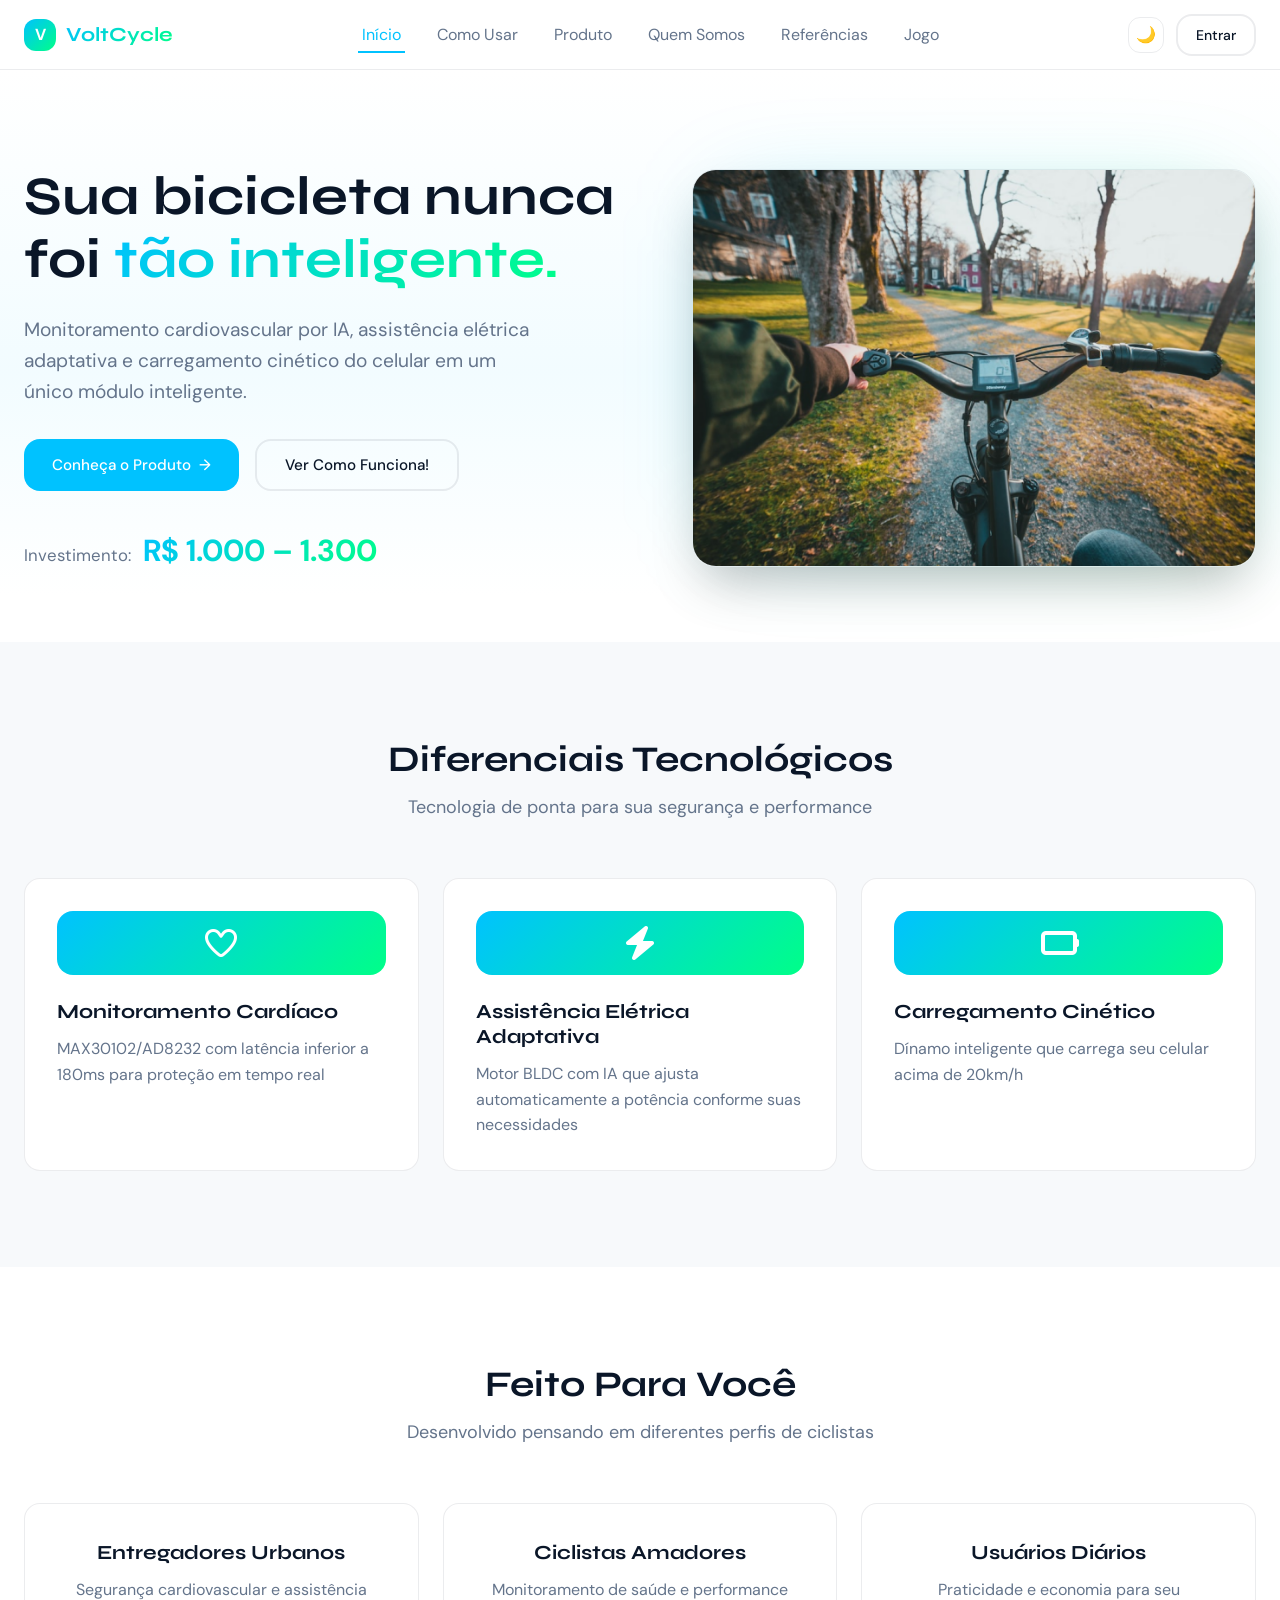
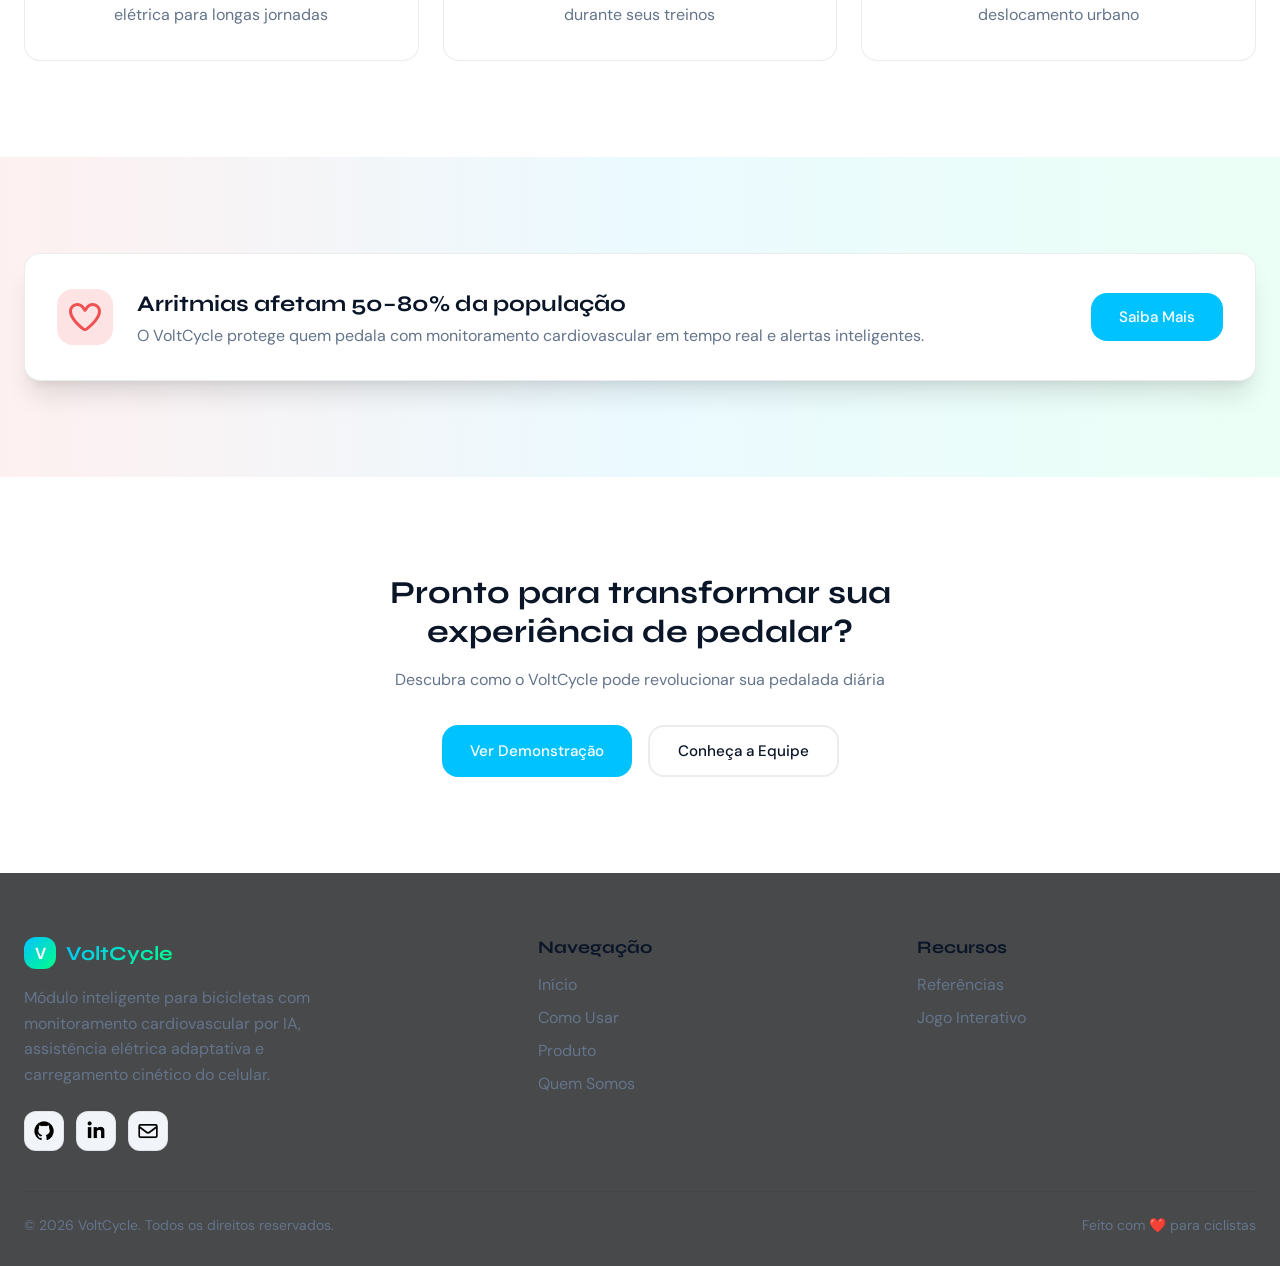
<file: index.html>
<!DOCTYPE html>
<html lang="pt-BR">
<head>
<meta charset="UTF-8">
<meta name="viewport" content="width=device-width, initial-scale=1.0">
<title>VoltCycle — Sua bicicleta nunca foi tão inteligente</title>
<link rel="stylesheet" href="shared/tokens.css">
<link rel="stylesheet" href="home.css">
</head>
<body>
<a class="skip-link" href="#main">Pular para o conteúdo</a>
 
<header class="navbar">
  <div class="container">
    <a href="index.html" class="brand">
      <span class="brand-mark">V</span>
      <span class="brand-name">VoltCycle</span>
    </a>
    <nav>
      <ul class="nav-links">
        <li><a href="index.html" aria-current="page">Início</a></li>
        <li><a href="como-usar.html">Como Usar</a></li>
        <li><a href="produto.html">Produto</a></li>
        <li><a href="quem-somos.html">Quem Somos</a></li>
        <li><a href="referencias.html">Referências</a></li>
        <li><a href="jogo.html">Jogo</a></li>
      </ul>
    </nav>
    <div class="nav-actions">
      <button class="theme-toggle" aria-label="Ativar modo escuro">🌙</button>
      <a href="login.html" class="btn btn-outline btn-sm">Entrar</a>
      <button class="hamburger" aria-label="Abrir menu" aria-expanded="false"><span></span><span></span><span></span></button>
    </div>
  </div>
  <div class="mobile-menu">
    <ul class="nav-links">
      <li><a href="index.html">Início</a></li>
      <li><a href="como-usar.html">Como Usar</a></li>
      <li><a href="produto.html">Produto</a></li>
      <li><a href="quem-somos.html">Quem Somos</a></li>
      <li><a href="referencias.html">Referências</a></li>
      <li><a href="jogo.html">Jogo</a></li>
    </ul>
    <a href="login.html" class="btn btn-primary btn-block">Entrar</a>
  </div>
</header>
 
<main id="main">
 
  <!-- HERO -->
  <section class="hero">
    <div class="container hero-grid">
      <div class="hero-copy">
        <h1>Sua bicicleta nunca foi <span class="text-gradient">tão inteligente.</span></h1>
        <p class="hero-lead">Monitoramento cardiovascular por IA, assistência elétrica adaptativa e carregamento cinético do celular em um único módulo inteligente.</p>
        <div class="hero-actions">
          <a href="produto.html" class="btn btn-primary">Conheça o Produto <span aria-hidden="true">→</span></a>
          <a href="como-usar.html" class="btn btn-outline">Ver Como Funciona!</a>
        </div>
        <div class="hero-price">
          <span>Investimento:</span>
          <strong class="text-gradient">R$ 1.000 – 1.300</strong>
        </div>
      </div>
      <div class="hero-media">
        <div class="hero-media-glow" aria-hidden="true"></div>
        <div class="hero-media-frame">
          <img src="./images/homebike.png" alt="Módulo VoltCycle acoplado a uma bicicleta">
        </div>
      </div>
    </div>
  </section>
 
  <!-- DIFERENCIAIS -->
  <section class="section section-alt">
    <div class="container">
      <div class="section-head">
        <h2>Diferenciais Tecnológicos</h2>
        <p>Tecnologia de ponta para sua segurança e performance</p>
      </div>
      <div class="grid-3">
        <div class="card">
          <div class="icon-tile"><img src="./icons/heart-regular.png" alt="heart" width="40" height="40"></div>
          <h3>Monitoramento Cardíaco</h3>
          <p>MAX30102/AD8232 com latência inferior a 180ms para proteção em tempo real</p>
        </div>
        <div class="card">
          <div class="icon-tile"><img src="./icons/bolt-solid.png" alt="bolt" width="40" height="40"></div>
          <h3>Assistência Elétrica Adaptativa</h3>
          <p>Motor BLDC com IA que ajusta automaticamente a potência conforme suas necessidades</p>
        </div>
        <div class="card">
          <div class="icon-tile"><img src="./icons/battery-empty-solid.png" alt="battery" width="40" height="40"></div>
          <h3>Carregamento Cinético</h3>
          <p>Dínamo inteligente que carrega seu celular acima de 20km/h</p>
        </div>
      </div>
    </div>
  </section>
 
  <!-- FEITO PARA VOCÊ -->
  <section class="section">
    <div class="container">
      <div class="section-head">
        <h2>Feito Para Você</h2>
        <p>Desenvolvido pensando em diferentes perfis de ciclistas</p>
      </div>
      <div class="grid-3">
        <div class="card text-center">
          <h3>Entregadores Urbanos</h3>
          <p>Segurança cardiovascular e assistência elétrica para longas jornadas</p>
        </div>
        <div class="card text-center">
          <h3>Ciclistas Amadores</h3>
          <p>Monitoramento de saúde e performance durante seus treinos</p>
        </div>
        <div class="card text-center">
          <h3>Usuários Diários</h3>
          <p>Praticidade e economia para seu deslocamento urbano</p>
        </div>
      </div>
    </div>
  </section>
 
  <!-- SAIBA MAIS -->
  <section class="section saiba-mais">
    <div class="container">
      <div class="card saiba-mais-card">
        <div class="icon-tile icon-tile-danger"><img src="./icons/heart-regular-full (1).svg" alt="heart" width="40" height="40"></div>
        <div class="saiba-mais-copy">
          <h3>Arritmias afetam 50–80% da população</h3>
          <p>O VoltCycle protege quem pedala com monitoramento cardiovascular em tempo real e alertas inteligentes.</p>
        </div>
        <a href="referencias.html" class="btn btn-primary">Saiba Mais</a>
      </div>
    </div>
  </section>
 
  <!-- CTA FINAL -->
  <section class="section text-center cta-final">
    <div class="container">
      <h2>Pronto para transformar sua experiência de pedalar?</h2>
      <p class="mt-16">Descubra como o VoltCycle pode revolucionar sua pedalada diária</p>
      <div class="hero-actions text-center mt-32" style="justify-content:center;">
        <a href="produto.html" class="btn btn-primary">Ver Demonstração</a>
        <a href="quem-somos.html" class="btn btn-outline">Conheça a Equipe</a>
      </div>
    </div>
  </section>
 
</main>
 
<footer class="footer">
  <div class="container">
    <div class="footer-grid">
      <div class="footer-about">
        <a href="index.html" class="brand"><span class="brand-mark">V</span><span class="brand-name">VoltCycle</span></a>
        <p>Módulo inteligente para bicicletas com monitoramento cardiovascular por IA, assistência elétrica adaptativa e carregamento cinético do celular.</p>
        <div class="footer-social">
          <a href="#" aria-label="GitHub"><img src="./icons/github-brands-solid.png" alt="GitHub" width="24" height="24"></a>
          <a href="#" aria-label="LinkedIn"><img src="./icons/linkedin-in-brands-solid.png" alt="LinkedIn" width="24" height="24"></a>
          <a href="#" aria-label="E-mail"><img src="./icons/envelope-regular.png" alt="E-mail" width="24" height="24"></a>
        </div>
      </div>
      <div>
        <h3>Navegação</h3>
        <ul>
          <li><a href="index.html">Início</a></li>
          <li><a href="como-usar.html">Como Usar</a></li>
          <li><a href="produto.html">Produto</a></li>
          <li><a href="quem-somos.html">Quem Somos</a></li>
        </ul>
      </div>
      <div>
        <h3>Recursos</h3>
        <ul>
          <li><a href="referencias.html">Referências</a></li>
          <li><a href="jogo.html">Jogo Interativo</a></li>
        </ul>
      </div>
    </div>
    <div class="footer-bottom">
      <span>© 2026 VoltCycle. Todos os direitos reservados.</span>
      <span>Feito com ❤️ para ciclistas</span>
    </div>
  </div>
</footer>
 
<script src="shared/main.js"></script>
<script src="home.js"></script>
</body>
</html>
</file>
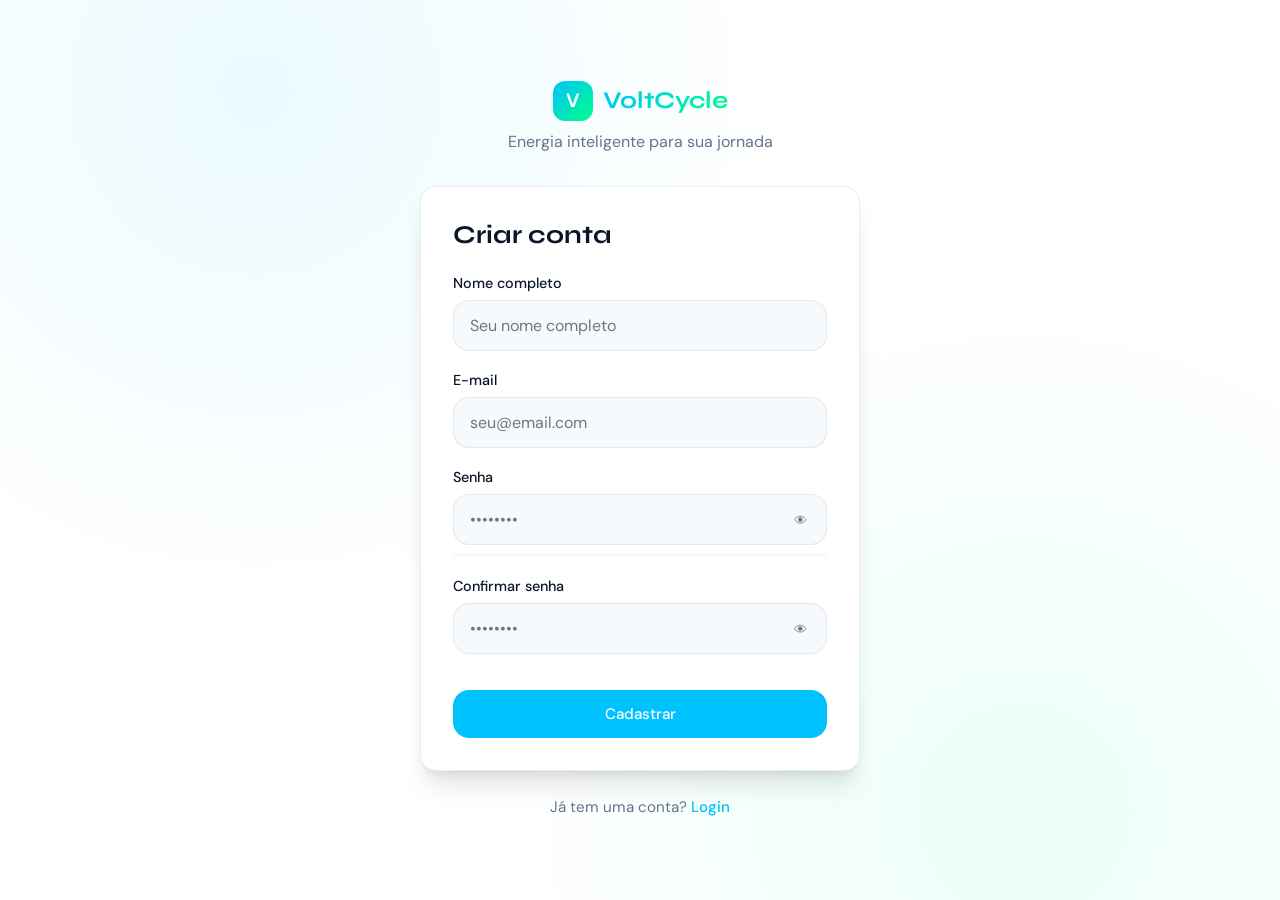
<file: cadastre-se.html>
<!DOCTYPE html>
<html lang="pt-BR">
<head>
<meta charset="UTF-8">
<meta name="viewport" content="width=device-width, initial-scale=1.0">
<title>Cadastre-se — VoltCycle</title>
<link rel="stylesheet" href="shared/tokens.css">
<link rel="stylesheet" href="login.css">
<link rel="stylesheet" href="cadastre-se.css">
</head>
<body>
<main class="auth-page">
  <div class="auth-card">
    <a href="index.html" class="brand auth-brand">
      <span class="brand-mark">V</span>
      <span class="brand-name">VoltCycle</span>
    </a>
    <p class="auth-tagline">Energia inteligente para sua jornada</p>

    <div class="card auth-form-card">
      <h1>Criar conta</h1>
      <form id="signupForm" novalidate>
        <div class="field" id="nameField">
          <label for="name">Nome completo</label>
          <input type="text" id="name" name="name" placeholder="Seu nome completo" autocomplete="name" required>
          <span class="error">Informe seu nome completo.</span>
        </div>

        <div class="field" id="emailField">
          <label for="email">E-mail</label>
          <input type="email" id="email" name="email" placeholder="seu@email.com" autocomplete="email" required>
          <span class="error">Informe um e-mail válido.</span>
        </div>

        <div class="field" id="passwordField">
          <label for="password">Senha</label>
          <div class="input-wrap">
            <input type="password" id="password" name="password" placeholder="••••••••" autocomplete="new-password" required minlength="6">
            <button type="button" class="toggle-visibility" data-target="password" aria-label="Mostrar senha">👁</button>
          </div>
          <span class="error">A senha deve ter pelo menos 6 caracteres.</span>
          <div class="password-strength"><div class="password-strength-fill" id="strengthFill"></div></div>
        </div>

        <div class="field" id="confirmField">
          <label for="confirmPassword">Confirmar senha</label>
          <div class="input-wrap">
            <input type="password" id="confirmPassword" name="confirmPassword" placeholder="••••••••" autocomplete="new-password" required>
            <button type="button" class="toggle-visibility" data-target="confirmPassword" aria-label="Mostrar senha">👁</button>
          </div>
          <span class="error">As senhas não coincidem.</span>
        </div>

        <button type="submit" class="btn btn-primary btn-block mt-16">Cadastrar</button>
      </form>
    </div>

    <p class="auth-footer-link">Já tem uma conta? <a href="login.html">Login</a></p>
  </div>
</main>

<script src="shared/main.js"></script>
<script src="cadastre-se.js"></script>
</body>
</html>
</file>
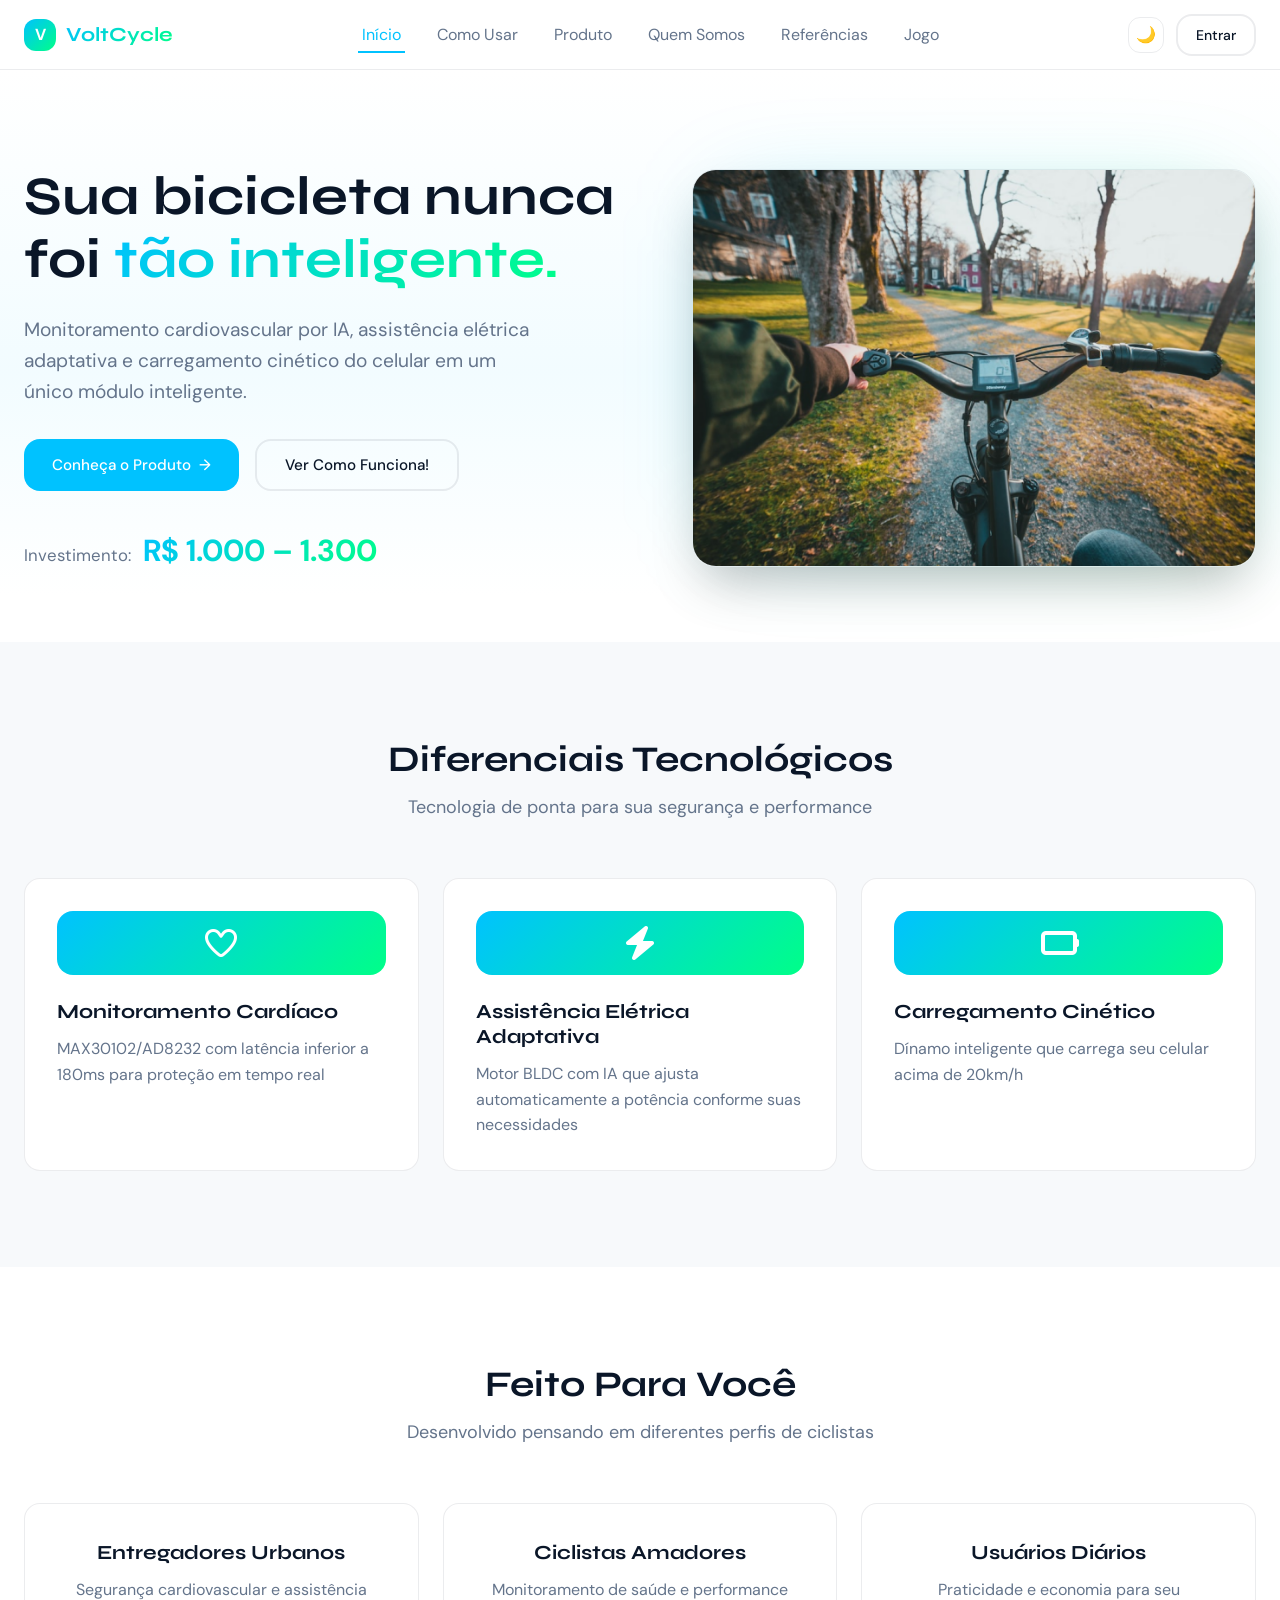
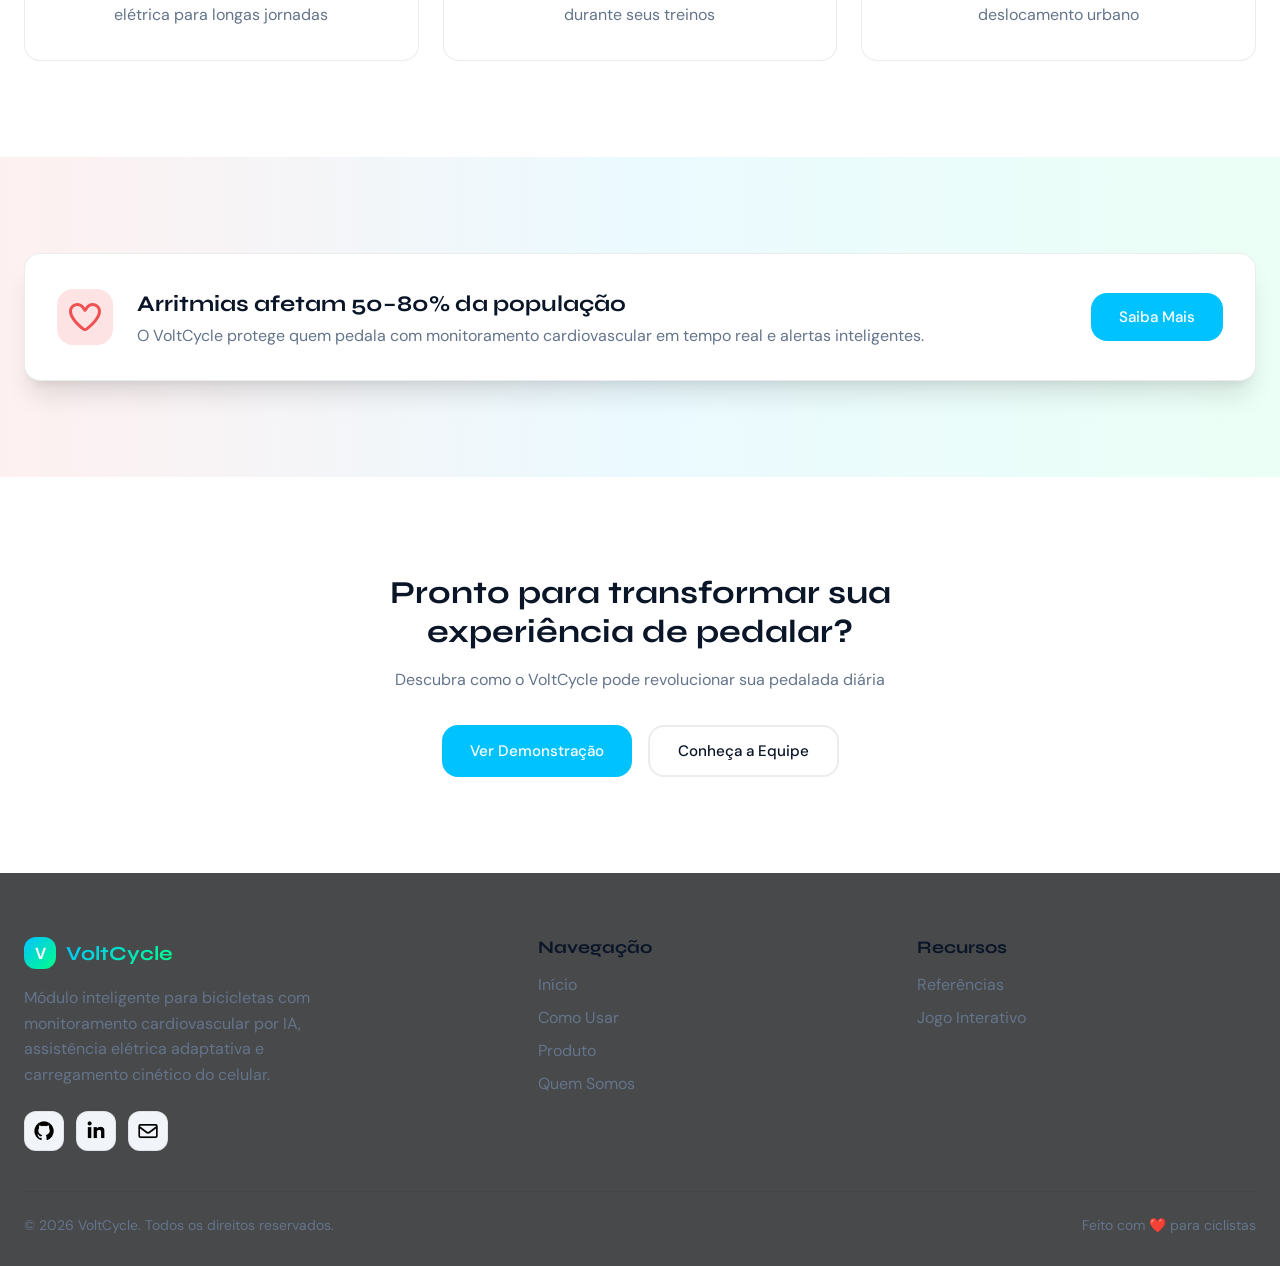
<file: home.html>
<!DOCTYPE html>
<html lang="pt-BR">
<head>
<meta charset="UTF-8">
<meta name="viewport" content="width=device-width, initial-scale=1.0">
<title>VoltCycle — Sua bicicleta nunca foi tão inteligente</title>
<link rel="stylesheet" href="shared/tokens.css">
<link rel="stylesheet" href="home.css">
</head>
<body>
<a class="skip-link" href="#main">Pular para o conteúdo</a>
 
<header class="navbar">
  <div class="container">
    <a href="home.html" class="brand">
      <span class="brand-mark">V</span>
      <span class="brand-name">VoltCycle</span>
    </a>
    <nav>
      <ul class="nav-links">
        <li><a href="home.html" aria-current="page">Início</a></li>
        <li><a href="como-usar.html">Como Usar</a></li>
        <li><a href="produto.html">Produto</a></li>
        <li><a href="quem-somos.html">Quem Somos</a></li>
        <li><a href="referencias.html">Referências</a></li>
        <li><a href="jogo.html">Jogo</a></li>
      </ul>
    </nav>
    <div class="nav-actions">
      <button class="theme-toggle" aria-label="Ativar modo escuro">🌙</button>
      <a href="login.html" class="btn btn-outline btn-sm">Entrar</a>
      <button class="hamburger" aria-label="Abrir menu" aria-expanded="false"><span></span><span></span><span></span></button>
    </div>
  </div>
  <div class="mobile-menu">
    <ul class="nav-links">
      <li><a href="home.html">Início</a></li>
      <li><a href="como-usar.html">Como Usar</a></li>
      <li><a href="produto.html">Produto</a></li>
      <li><a href="quem-somos.html">Quem Somos</a></li>
      <li><a href="referencias.html">Referências</a></li>
      <li><a href="jogo.html">Jogo</a></li>
    </ul>
    <a href="login.html" class="btn btn-primary btn-block">Entrar</a>
  </div>
</header>
 
<main id="main">
 
  <!-- HERO -->
  <section class="hero">
    <div class="container hero-grid">
      <div class="hero-copy">
        <h1>Sua bicicleta nunca foi <span class="text-gradient">tão inteligente.</span></h1>
        <p class="hero-lead">Monitoramento cardiovascular por IA, assistência elétrica adaptativa e carregamento cinético do celular em um único módulo inteligente.</p>
        <div class="hero-actions">
          <a href="produto.html" class="btn btn-primary">Conheça o Produto <span aria-hidden="true">→</span></a>
          <a href="como-usar.html" class="btn btn-outline">Ver Como Funciona!</a>
        </div>
        <div class="hero-price">
          <span>Investimento:</span>
          <strong class="text-gradient">R$ 1.000 – 1.300</strong>
        </div>
      </div>
      <div class="hero-media">
        <div class="hero-media-glow" aria-hidden="true"></div>
        <div class="hero-media-frame">
          <img src="./images/homebike.png" alt="Módulo VoltCycle acoplado a uma bicicleta">
        </div>
      </div>
    </div>
  </section>
 
  <!-- DIFERENCIAIS -->
  <section class="section section-alt">
    <div class="container">
      <div class="section-head">
        <h2>Diferenciais Tecnológicos</h2>
        <p>Tecnologia de ponta para sua segurança e performance</p>
      </div>
      <div class="grid-3">
        <div class="card">
          <div class="icon-tile"><img src="./icons/heart-regular.png" alt="heart" width="40" height="40"></div>
          <h3>Monitoramento Cardíaco</h3>
          <p>MAX30102/AD8232 com latência inferior a 180ms para proteção em tempo real</p>
        </div>
        <div class="card">
          <div class="icon-tile"><img src="./icons/bolt-solid.png" alt="bolt" width="40" height="40"></div>
          <h3>Assistência Elétrica Adaptativa</h3>
          <p>Motor BLDC com IA que ajusta automaticamente a potência conforme suas necessidades</p>
        </div>
        <div class="card">
          <div class="icon-tile"><img src="./icons/battery-empty-solid.png" alt="battery" width="40" height="40"></div>
          <h3>Carregamento Cinético</h3>
          <p>Dínamo inteligente que carrega seu celular acima de 20km/h</p>
        </div>
      </div>
    </div>
  </section>
 
  <!-- FEITO PARA VOCÊ -->
  <section class="section">
    <div class="container">
      <div class="section-head">
        <h2>Feito Para Você</h2>
        <p>Desenvolvido pensando em diferentes perfis de ciclistas</p>
      </div>
      <div class="grid-3">
        <div class="card text-center">
          <h3>Entregadores Urbanos</h3>
          <p>Segurança cardiovascular e assistência elétrica para longas jornadas</p>
        </div>
        <div class="card text-center">
          <h3>Ciclistas Amadores</h3>
          <p>Monitoramento de saúde e performance durante seus treinos</p>
        </div>
        <div class="card text-center">
          <h3>Usuários Diários</h3>
          <p>Praticidade e economia para seu deslocamento urbano</p>
        </div>
      </div>
    </div>
  </section>
 
  <!-- SAIBA MAIS -->
  <section class="section saiba-mais">
    <div class="container">
      <div class="card saiba-mais-card">
        <div class="icon-tile icon-tile-danger"><img src="./icons/heart-regular-full (1).svg" alt="heart" width="40" height="40"></div>
        <div class="saiba-mais-copy">
          <h3>Arritmias afetam 50–80% da população</h3>
          <p>O VoltCycle protege quem pedala com monitoramento cardiovascular em tempo real e alertas inteligentes.</p>
        </div>
        <a href="referencias.html" class="btn btn-primary">Saiba Mais</a>
      </div>
    </div>
  </section>
 
  <!-- CTA FINAL -->
  <section class="section text-center cta-final">
    <div class="container">
      <h2>Pronto para transformar sua experiência de pedalar?</h2>
      <p class="mt-16">Descubra como o VoltCycle pode revolucionar sua pedalada diária</p>
      <div class="hero-actions text-center mt-32" style="justify-content:center;">
        <a href="produto.html" class="btn btn-primary">Ver Demonstração</a>
        <a href="quem-somos.html" class="btn btn-outline">Conheça a Equipe</a>
      </div>
    </div>
  </section>
 
</main>
 
<footer class="footer">
  <div class="container">
    <div class="footer-grid">
      <div class="footer-about">
        <a href="home.html" class="brand"><span class="brand-mark">V</span><span class="brand-name">VoltCycle</span></a>
        <p>Módulo inteligente para bicicletas com monitoramento cardiovascular por IA, assistência elétrica adaptativa e carregamento cinético do celular.</p>
        <div class="footer-social">
          <a href="#" aria-label="GitHub"><img src="./icons/github-brands-solid.png" alt="GitHub" width="24" height="24"></a>
          <a href="#" aria-label="LinkedIn"><img src="./icons/linkedin-in-brands-solid.png" alt="LinkedIn" width="24" height="24"></a>
          <a href="#" aria-label="E-mail"><img src="./icons/envelope-regular.png" alt="E-mail" width="24" height="24"></a>
        </div>
      </div>
      <div>
        <h3>Navegação</h3>
        <ul>
          <li><a href="home.html">Início</a></li>
          <li><a href="como-usar.html">Como Usar</a></li>
          <li><a href="produto.html">Produto</a></li>
          <li><a href="quem-somos.html">Quem Somos</a></li>
        </ul>
      </div>
      <div>
        <h3>Recursos</h3>
        <ul>
          <li><a href="referencias.html">Referências</a></li>
          <li><a href="jogo.html">Jogo Interativo</a></li>
        </ul>
      </div>
    </div>
    <div class="footer-bottom">
      <span>© 2026 VoltCycle. Todos os direitos reservados.</span>
      <span>Feito com ❤️ para ciclistas</span>
    </div>
  </div>
</footer>
 
<script src="shared/main.js"></script>
<script src="home.js"></script>
</body>
</html>
</file>
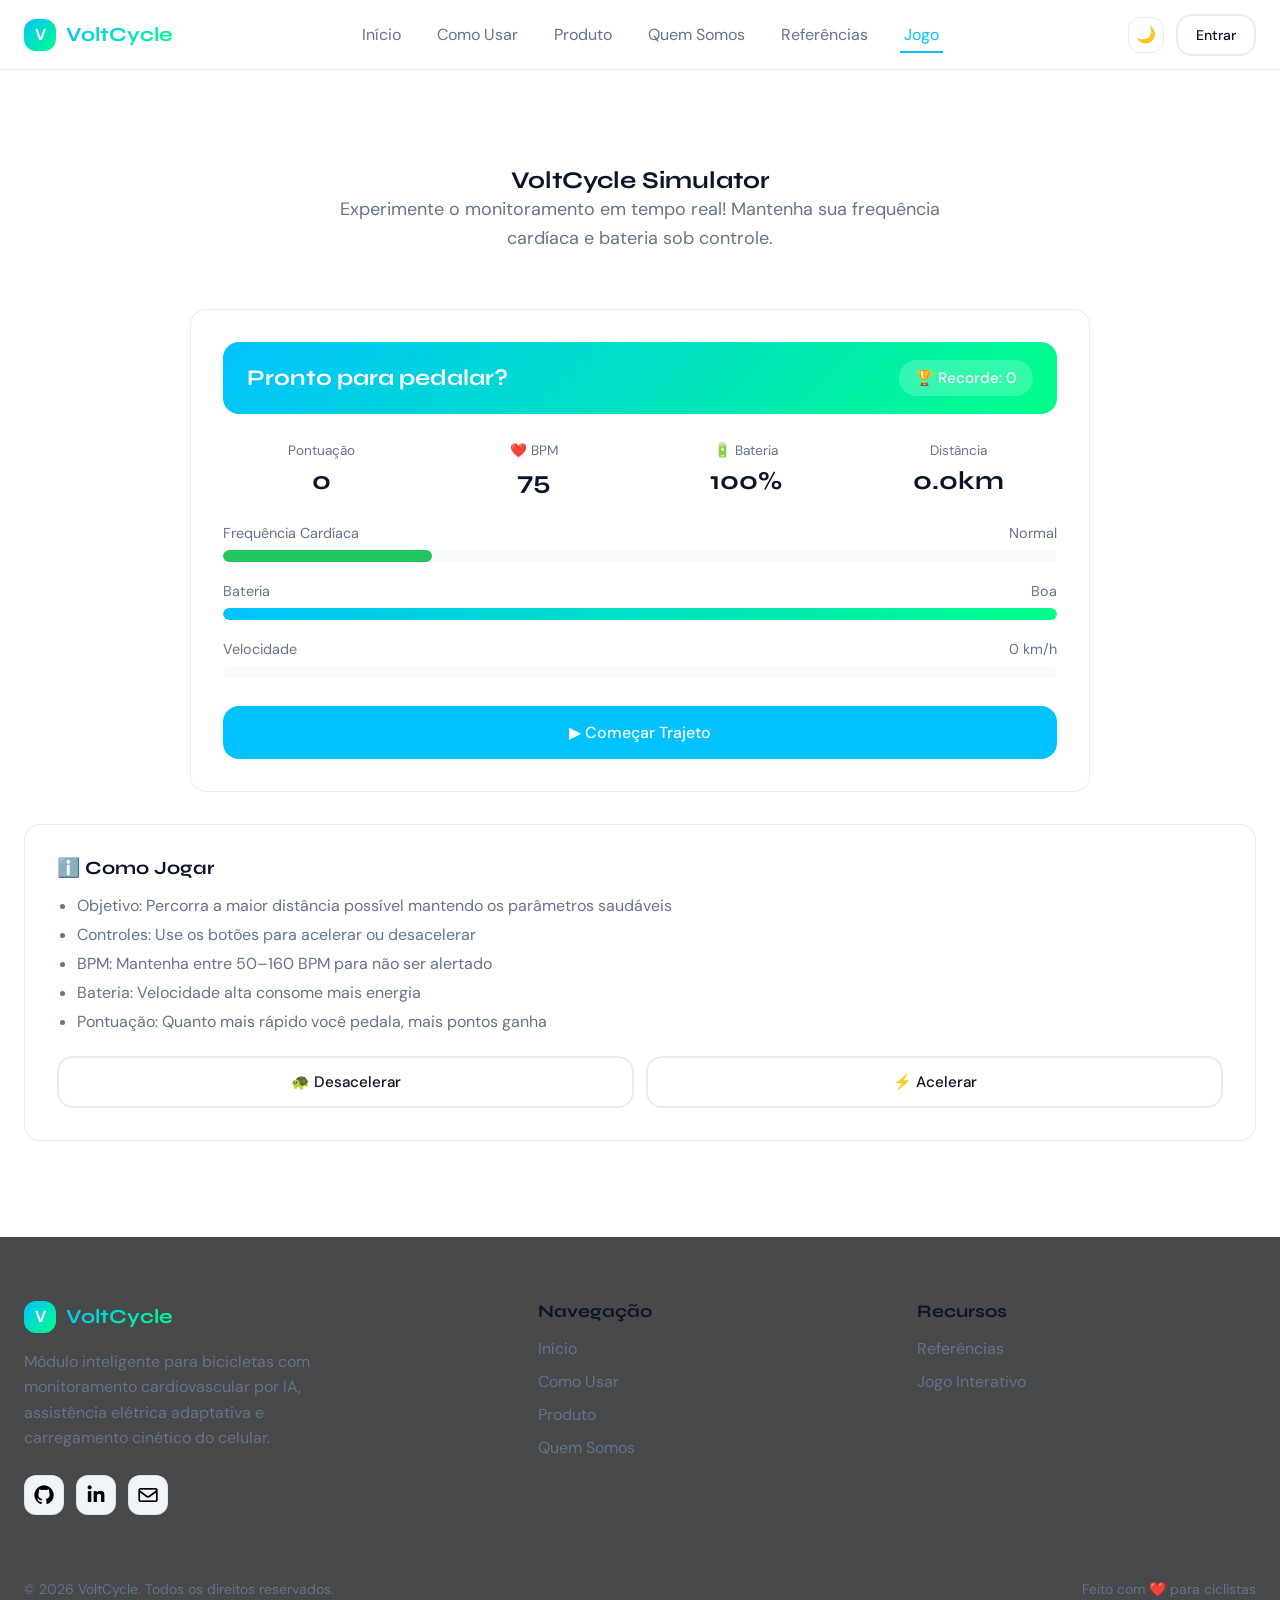
<file: jogo.html>
<!DOCTYPE html>
<html lang="pt-BR">
<head>
<meta charset="UTF-8">
<meta name="viewport" content="width=device-width, initial-scale=1.0">
<title>Jogo — VoltCycle Simulator</title>
<link rel="stylesheet" href="shared/tokens.css">
<link rel="stylesheet" href="jogo.css">
</head>
<body>
<a class="skip-link" href="#main">Pular para o conteúdo</a>

<header class="navbar">
  <div class="container">
    <a href="index.html" class="brand"><span class="brand-mark">V</span><span class="brand-name">VoltCycle</span></a>
    <nav>
      <ul class="nav-links">
        <li><a href="index.html">Início</a></li>
        <li><a href="como-usar.html">Como Usar</a></li>
        <li><a href="produto.html">Produto</a></li>
        <li><a href="quem-somos.html">Quem Somos</a></li>
        <li><a href="referencias.html">Referências</a></li>
        <li><a href="jogo.html" aria-current="page">Jogo</a></li>
      </ul>
    </nav>
    <div class="nav-actions">
      <button class="theme-toggle" aria-label="Ativar modo escuro">🌙</button>
      <a href="login.html" class="btn btn-outline btn-sm">Entrar</a>
      <button class="hamburger" aria-label="Abrir menu" aria-expanded="false"><span></span><span></span><span></span></button>
    </div>
  </div>
  <div class="mobile-menu">
    <ul class="nav-links">
      <li><a href="index.html">Início</a></li>
      <li><a href="como-usar.html">Como Usar</a></li>
      <li><a href="produto.html">Produto</a></li>
      <li><a href="quem-somos.html">Quem Somos</a></li>
      <li><a href="referencias.html">Referências</a></li>
      <li><a href="jogo.html">Jogo</a></li>
    </ul>
    <a href="login.html" class="btn btn-primary btn-block">Entrar</a>
  </div>
</header>

<main id="main">
  <section class="section">
    <div class="container">
      <div class="section-head">
        <h1>VoltCycle Simulator</h1>
        <p>Experimente o monitoramento em tempo real! Mantenha sua frequência cardíaca e bateria sob controle.</p>
      </div>

      <div class="game-card">
        <div class="game-header">
          <h2>Pronto para pedalar?</h2>
          <div class="game-record">🏆 Recorde: <span id="recordValue">0</span></div>
        </div>

        <div class="game-stats">
          <div class="stat">
            <span class="stat-label">Pontuação</span>
            <span class="stat-value" id="scoreValue">0</span>
          </div>
          <div class="stat">
            <span class="stat-label">❤️ BPM</span>
            <span class="stat-value" id="bpmValue">75</span>
          </div>
          <div class="stat">
            <span class="stat-label">🔋 Bateria</span>
            <span class="stat-value" id="batteryValue">100%</span>
          </div>
          <div class="stat">
            <span class="stat-label">Distância</span>
            <span class="stat-value" id="distanceValue">0.0km</span>
          </div>
        </div>

        <div class="gauge">
          <div class="gauge-label"><span>Frequência Cardíaca</span><span id="bpmStatus">Normal</span></div>
          <div class="gauge-track"><div class="gauge-fill gauge-heart" id="bpmBar" style="width:41%"></div></div>
        </div>
        <div class="gauge">
          <div class="gauge-label"><span>Bateria</span><span id="batteryStatus">Boa</span></div>
          <div class="gauge-track"><div class="gauge-fill gauge-battery" id="batteryBar" style="width:100%"></div></div>
        </div>
        <div class="gauge">
          <div class="gauge-label"><span>Velocidade</span><span id="speedStatus">0 km/h</span></div>
          <div class="gauge-track"><div class="gauge-fill gauge-speed" id="speedBar" style="width:0%"></div></div>
        </div>

        <button class="btn btn-primary btn-block game-btn" id="toggleBtn">▶ Começar Trajeto</button>
      </div>

      <div class="card mt-32">
        <h3>ℹ️ Como Jogar</h3>
        <ul class="how-to">
          <li>Objetivo: Percorra a maior distância possível mantendo os parâmetros saudáveis</li>
          <li>Controles: Use os botões para acelerar ou desacelerar</li>
          <li>BPM: Mantenha entre 50–160 BPM para não ser alertado</li>
          <li>Bateria: Velocidade alta consome mais energia</li>
          <li>Pontuação: Quanto mais rápido você pedala, mais pontos ganha</li>
        </ul>
        <div class="speed-controls mt-24">
          <button class="btn btn-outline" id="btnSlower">🐢 Desacelerar</button>
          <button class="btn btn-outline" id="btnFaster">⚡ Acelerar</button>
        </div>
      </div>
    </div>
  </section>
</main>

<footer class="footer">
  <div class="container">
    <div class="footer-grid">
      <div class="footer-about">
        <a href="index.html" class="brand"><span class="brand-mark">V</span><span class="brand-name">VoltCycle</span></a>
        <p>Módulo inteligente para bicicletas com monitoramento cardiovascular por IA, assistência elétrica adaptativa e carregamento cinético do celular.</p>
        <div class="footer-social">
          <a href="#" aria-label="GitHub"><img src="./icons/github-brands-solid.png" alt="GitHub" width="24" height="24"></a>
          <a href="#" aria-label="LinkedIn"><img src="./icons/linkedin-in-brands-solid.png" alt="LinkedIn" width="24" height="24"></a>
          <a href="#" aria-label="E-mail"><img src="./icons/envelope-regular.png" alt="E-mail" width="24" height="24"></a>
        </div>
      </div>
      <div>
        <h3>Navegação</h3>
        <ul>
          <li><a href="index.html">Início</a></li>
          <li><a href="como-usar.html">Como Usar</a></li>
          <li><a href="produto.html">Produto</a></li>
          <li><a href="quem-somos.html">Quem Somos</a></li>
        </ul>
      </div>
      <div>
        <h3>Recursos</h3>
        <ul>
          <li><a href="referencias.html">Referências</a></li>
          <li><a href="jogo.html">Jogo Interativo</a></li>
        </ul>
      </div>
    </div>
    <div class="footer-bottom">
      <span>© 2026 VoltCycle. Todos os direitos reservados.</span>
      <span>Feito com ❤️ para ciclistas</span>
    </div>
  </div>
</footer>

<script src="shared/main.js"></script>
<script src="jogo.js"></script>
</body>
</html>
</file>
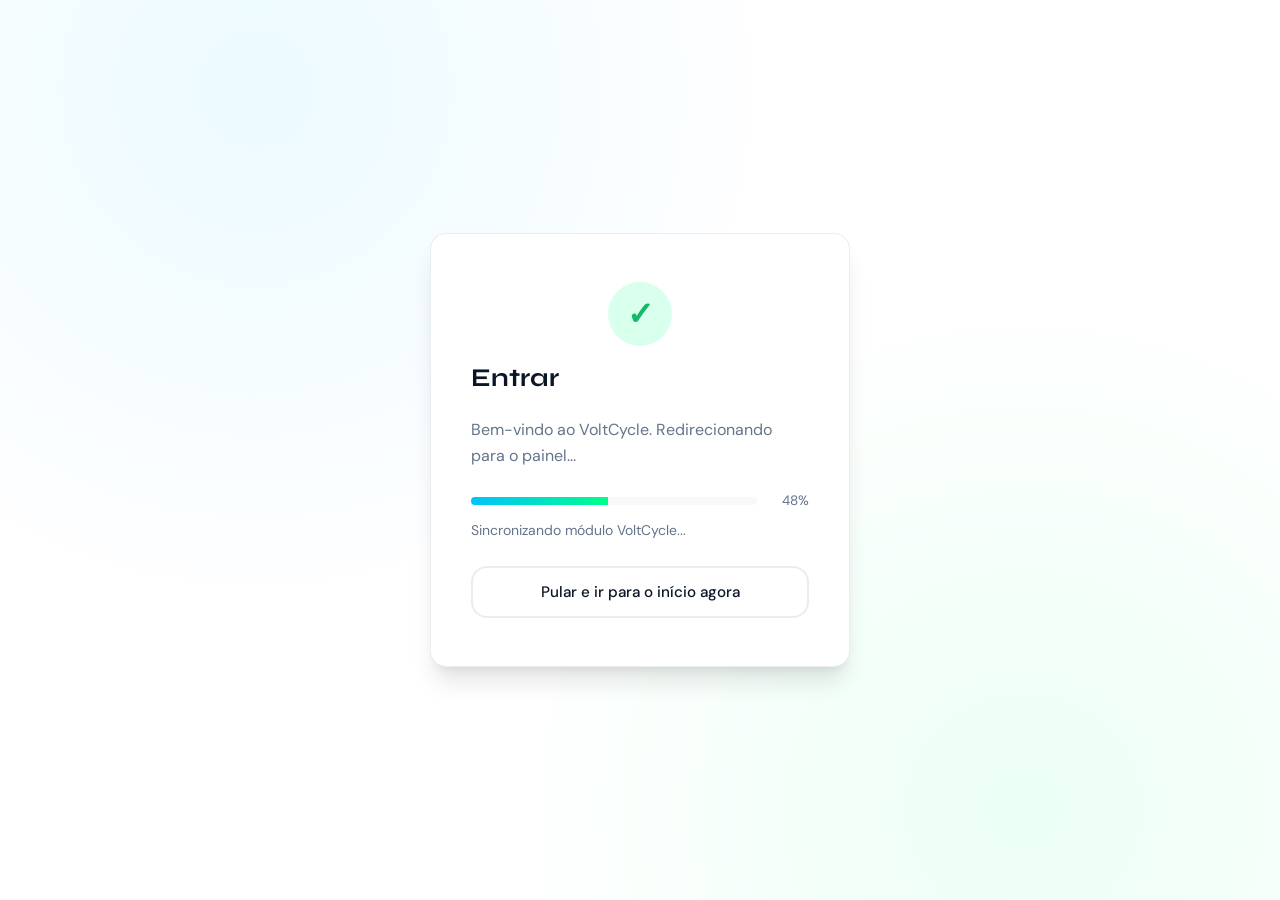
<file: login-sucesso.html>
<!DOCTYPE html>
<html lang="pt-BR">
<head>
<meta charset="UTF-8">
<meta name="viewport" content="width=device-width, initial-scale=1.0">
<title>Bem-vindo — VoltCycle</title>
<link rel="stylesheet" href="shared/tokens.css">
<link rel="stylesheet" href="login.css">
<link rel="stylesheet" href="login-sucesso.css">
</head>
<body>
<main class="auth-page">
  <div class="auth-card">
    <div class="card auth-form-card success-card text-center">
      <div class="success-icon" aria-hidden="true">✓</div>
      <h1>Entrar</h1>
      <p class="mt-16" id="welcomeMsg">Bem-vindo ao VoltCycle. Redirecionando para o painel...</p>

      <div class="progress-wrap mt-24">
        <div class="progress-track"><div class="progress-fill" id="progressFill"></div></div>
        <div class="progress-label"><span id="progressPct">0%</span></div>
      </div>
      <p class="progress-caption" id="progressCaption">Abrindo painel de monitoramento...</p>

      <a href="index.html" class="btn btn-outline btn-block mt-24" id="skipBtn">Pular e ir para o início agora</a>
    </div>
  </div>
</main>

<script src="shared/main.js"></script>
<script src="login-sucesso.js"></script>
</body>
</html>
</file>
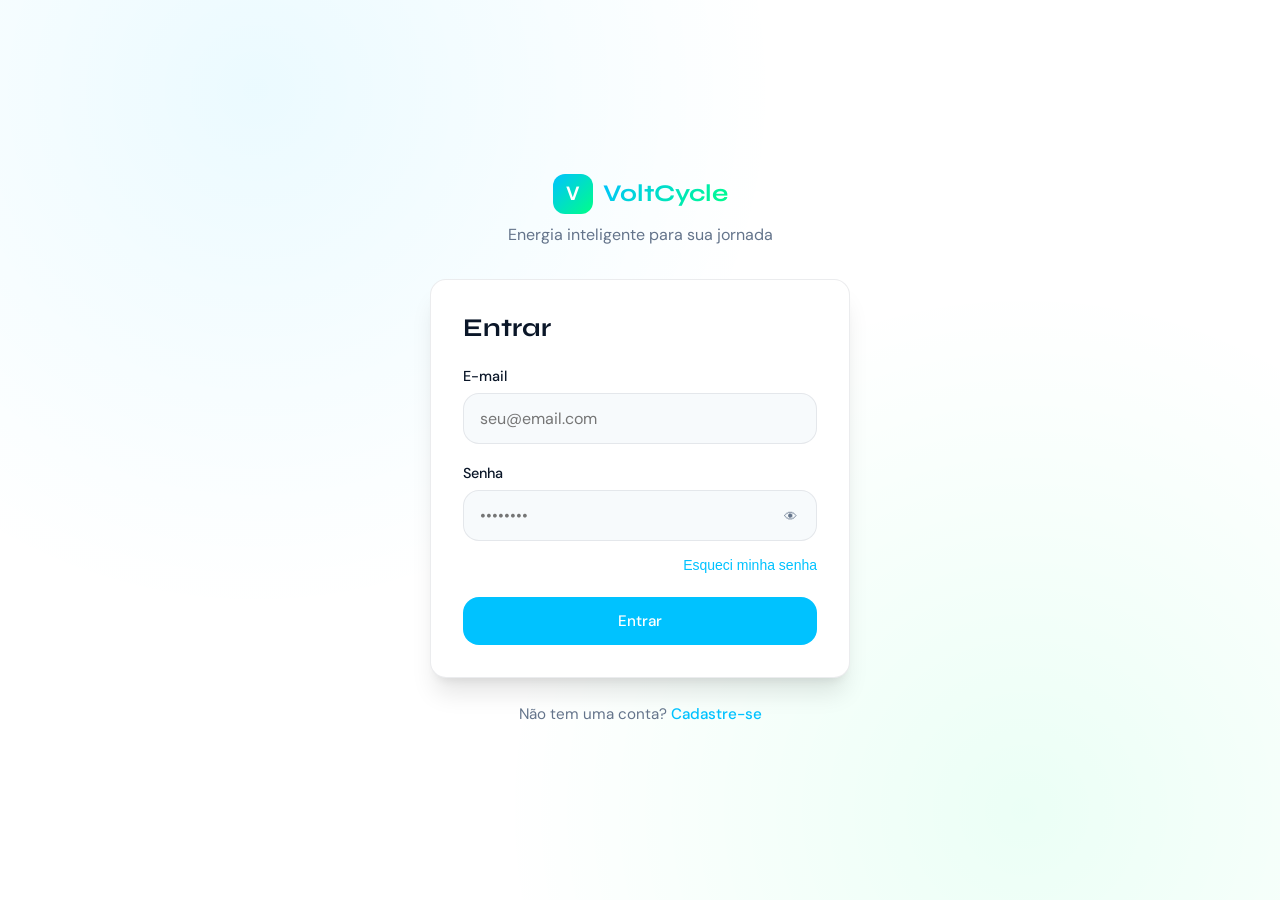
<file: login.html>
<!DOCTYPE html>
<html lang="pt-BR">
<head>
<meta charset="UTF-8">
<meta name="viewport" content="width=device-width, initial-scale=1.0">
<title>Entrar — VoltCycle</title>
<link rel="stylesheet" href="shared/tokens.css">
<link rel="stylesheet" href="login.css">
</head>
<body>
<main class="auth-page">
  <div class="auth-card">
    <a href="index.html" class="brand auth-brand">
      <span class="brand-mark">V</span>
      <span class="brand-name">VoltCycle</span>
    </a>
    <p class="auth-tagline">Energia inteligente para sua jornada</p>

    <div class="card auth-form-card">
      <h1>Entrar</h1>
      <form id="loginForm" novalidate>
        <div class="field" id="emailField">
          <label for="email">E-mail</label>
          <input type="email" id="email" name="email" placeholder="seu@email.com" autocomplete="email" required>
          <span class="error">Informe um e-mail válido.</span>
        </div>

        <div class="field" id="passwordField">
          <label for="password">Senha</label>
          <div class="input-wrap">
            <input type="password" id="password" name="password" placeholder="••••••••" autocomplete="current-password" required minlength="6">
            <button type="button" class="toggle-visibility" data-target="password" aria-label="Mostrar senha">👁</button>
          </div>
          <span class="error">A senha deve ter pelo menos 6 caracteres.</span>
        </div>

        <div class="auth-row">
          <button type="button" class="link-btn" id="forgotBtn">Esqueci minha senha</button>
        </div>

        <button type="submit" class="btn btn-primary btn-block mt-16">Entrar</button>
      </form>
    </div>

    <p class="auth-footer-link">Não tem uma conta? <a href="cadastre-se.html">Cadastre-se</a></p>
  </div>
</main>

<script src="shared/main.js"></script>
<script src="login.js"></script>
</body>
</html>
</file>
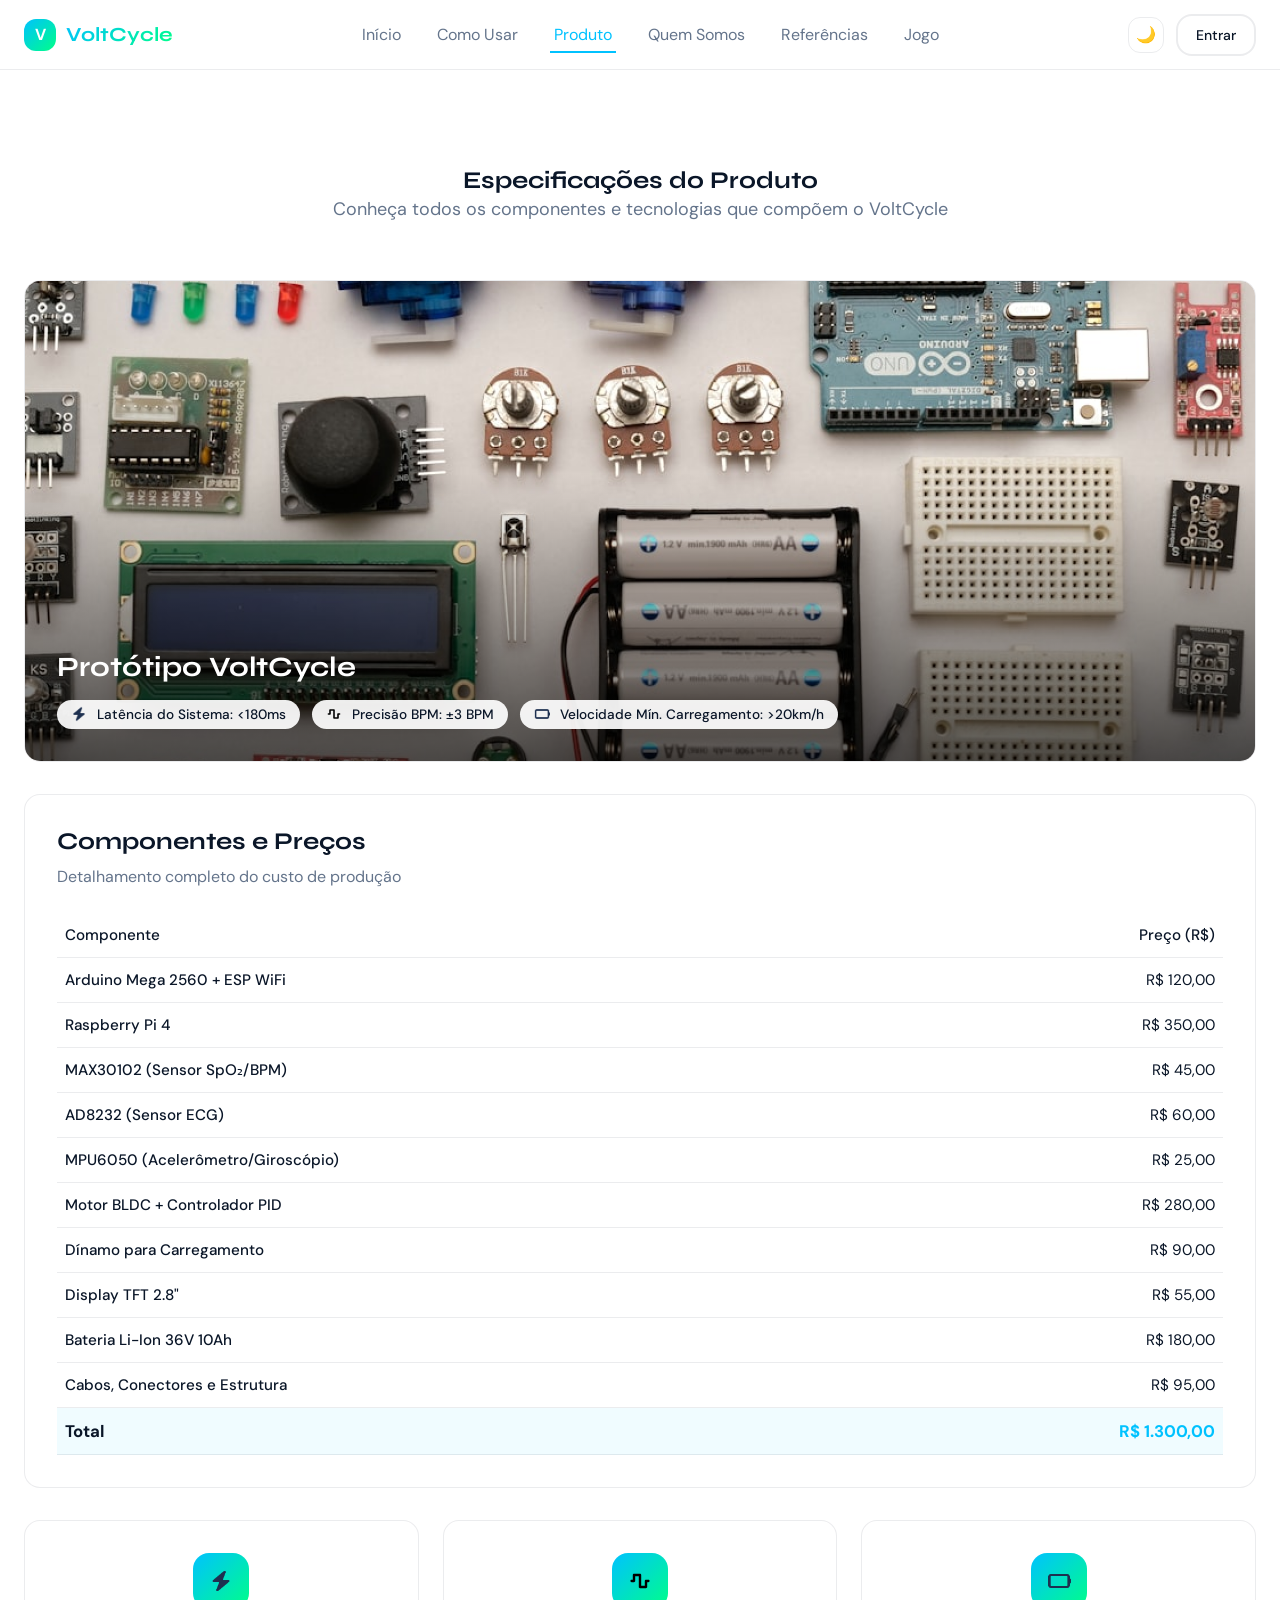
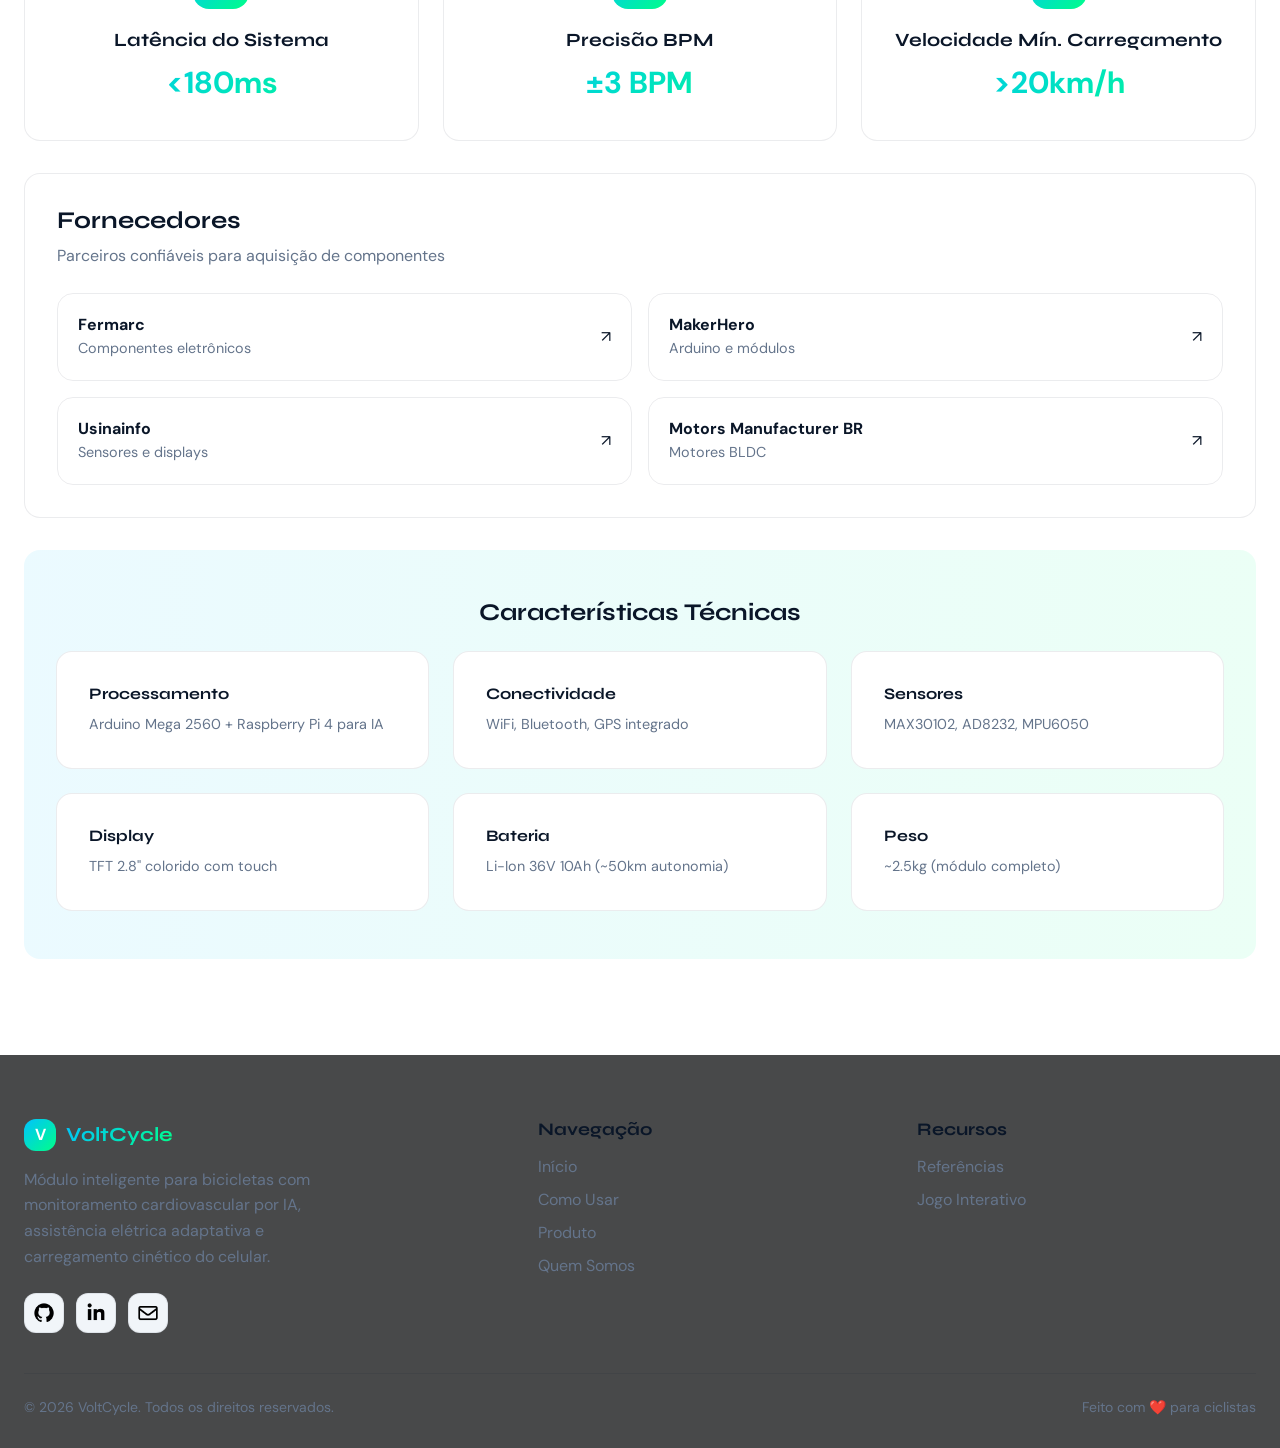
<file: produto.html>
<!DOCTYPE html>
<html lang="pt-BR">
<head>
<meta charset="UTF-8">
<meta name="viewport" content="width=device-width, initial-scale=1.0">
<title>Produto — VoltCycle</title>
<link rel="stylesheet" href="shared/tokens.css">
<link rel="stylesheet" href="produto.css">
</head>
<body>
<a class="skip-link" href="#main">Pular para o conteúdo</a>

<header class="navbar">
  <div class="container">
    <a href="index.html" class="brand"><span class="brand-mark">V</span><span class="brand-name">VoltCycle</span></a>
    <nav>
      <ul class="nav-links">
        <li><a href="index.html">Início</a></li>
        <li><a href="como-usar.html">Como Usar</a></li>
        <li><a href="produto.html" aria-current="page">Produto</a></li>
        <li><a href="quem-somos.html">Quem Somos</a></li>
        <li><a href="referencias.html">Referências</a></li>
        <li><a href="jogo.html">Jogo</a></li>
      </ul>
    </nav>
    <div class="nav-actions">
      <button class="theme-toggle" aria-label="Ativar modo escuro">🌙</button>
      <a href="login.html" class="btn btn-outline btn-sm">Entrar</a>
      <button class="hamburger" aria-label="Abrir menu" aria-expanded="false"><span></span><span></span><span></span></button>
    </div>
  </div>
  <div class="mobile-menu">
    <ul class="nav-links">
      <li><a href="index.html">Início</a></li>
      <li><a href="como-usar.html">Como Usar</a></li>
      <li><a href="produto.html">Produto</a></li>
      <li><a href="quem-somos.html">Quem Somos</a></li>
      <li><a href="referencias.html">Referências</a></li>
      <li><a href="jogo.html">Jogo</a></li>
    </ul>
    <a href="login.html" class="btn btn-primary btn-block">Entrar</a>
  </div>
</header>

<main id="main">
  <section class="section">
    <div class="container">
      <div class="section-head">
        <h1>Especificações do Produto</h1>
        <p>Conheça todos os componentes e tecnologias que compõem o VoltCycle</p>
      </div>

      <!-- Prototype showcase -->
      <div class="proto-card">
        <img src="./images/image.png" alt="Protótipo VoltCycle montado na bicicleta">
        <div class="proto-overlay">
          <h3>Protótipo VoltCycle</h3>
          <div class="proto-badges">
            <span class="badge"><img src="./icons/bolt-solid.png" alt="bolt"> Latência do Sistema: &lt;180ms</span>
            <span class="badge"><img src="./icons/wave-square-solid-full.svg" alt="wave"> Precisão BPM: ±3 BPM</span>
            <span class="badge"><img src="./icons/battery-empty-solid.png" alt="battery"> Velocidade Mín. Carregamento: &gt;20km/h</span>
          </div>
        </div>
      </div>

      <!-- Table -->
      <div class="card mt-32">
        <h2>Componentes e Preços</h2>
        <p class="mt-8">Detalhamento completo do custo de produção</p>
        <div class="table-wrap mt-24">
          <table class="price-table">
            <thead>
              <tr><th>Componente</th><th class="align-right">Preço (R$)</th></tr>
            </thead>
            <tbody>
              <tr><td>Arduino Mega 2560 + ESP WiFi</td><td class="align-right">R$ 120,00</td></tr>
              <tr><td>Raspberry Pi 4</td><td class="align-right">R$ 350,00</td></tr>
              <tr><td>MAX30102 (Sensor SpO₂/BPM)</td><td class="align-right">R$ 45,00</td></tr>
              <tr><td>AD8232 (Sensor ECG)</td><td class="align-right">R$ 60,00</td></tr>
              <tr><td>MPU6050 (Acelerômetro/Giroscópio)</td><td class="align-right">R$ 25,00</td></tr>
              <tr><td>Motor BLDC + Controlador PID</td><td class="align-right">R$ 280,00</td></tr>
              <tr><td>Dínamo para Carregamento</td><td class="align-right">R$ 90,00</td></tr>
              <tr><td>Display TFT 2.8"</td><td class="align-right">R$ 55,00</td></tr>
              <tr><td>Bateria Li-Ion 36V 10Ah</td><td class="align-right">R$ 180,00</td></tr>
              <tr><td>Cabos, Conectores e Estrutura</td><td class="align-right">R$ 95,00</td></tr>
            </tbody>
            <tfoot>
              <tr class="total-row"><td>Total</td><td class="align-right">R$ 1.300,00</td></tr>
            </tfoot>
          </table>
        </div>
      </div>

      <!-- Stat cards -->
      <div class="grid-3 mt-32">
        <div class="card text-center">
          <div class="icon-tile stat-icon"><img src="./icons/bolt-solid.png" alt="bolt" width="24" height="24"></div>
          <h3>Latência do Sistema</h3>
          <p class="stat-value text-gradient">&lt;180ms</p>
        </div>
        <div class="card text-center">
          <div class="icon-tile stat-icon"><img src="./icons/wave-square-solid-full.svg" alt="wave" width="24" height="24"></div>
          <h3>Precisão BPM</h3>
          <p class="stat-value text-gradient">±3 BPM</p>
        </div>
        <div class="card text-center">
          <div class="icon-tile stat-icon"><img src="./icons/battery-empty-solid.png" alt="battery" width="24" height="24"></div>
          <h3>Velocidade Mín. Carregamento</h3>
          <p class="stat-value text-gradient">&gt;20km/h</p>
        </div>
      </div>

      <!-- Suppliers -->
      <div class="card mt-32">
        <h2>Fornecedores</h2>
        <p class="mt-8">Parceiros confiáveis para aquisição de componentes</p>
        <div class="grid-2 mt-24">
          <div class="supplier-row">
            <div><a href="https://www.fermarc.com.br/" target="_blank"><strong>Fermarc</strong></a><p>Componentes eletrônicos</p></div>
            <span aria-hidden="true">↗</span>
          </div>
          <div class="supplier-row">
            <div><a href="https://www.makerhero.com/" target="_blank"><strong>MakerHero</strong></a><p>Arduino e módulos</p></div>
            <span aria-hidden="true">↗</span>
          </div>
          <div class="supplier-row">
            <div><a href="https://www.usinainfo.com.br/" target="_blank"><strong>Usinainfo</strong></a><p>Sensores e displays</p></div>
            <span aria-hidden="true">↗</span>
          </div>
          <div class="supplier-row">
            <div><strong>Motors Manufacturer BR</strong><p>Motores BLDC</p></div>
            <span aria-hidden="true">↗</span>
          </div>
        </div>
      </div>

      <!-- Technical characteristics -->
      <div class="tech-panel mt-32">
        <h2 class="text-center">Características Técnicas</h2>
        <div class="grid-3 mt-24">
          <div class="card"><h4>Processamento</h4><p>Arduino Mega 2560 + Raspberry Pi 4 para IA</p></div>
          <div class="card"><h4>Conectividade</h4><p>WiFi, Bluetooth, GPS integrado</p></div>
          <div class="card"><h4>Sensores</h4><p>MAX30102, AD8232, MPU6050</p></div>
          <div class="card"><h4>Display</h4><p>TFT 2.8" colorido com touch</p></div>
          <div class="card"><h4>Bateria</h4><p>Li-Ion 36V 10Ah (~50km autonomia)</p></div>
          <div class="card"><h4>Peso</h4><p>~2.5kg (módulo completo)</p></div>
        </div>
      </div>
    </div>
  </section>
</main>

<footer class="footer">
  <div class="container">
    <div class="footer-grid">
      <div class="footer-about">
        <a href="index.html" class="brand"><span class="brand-mark">V</span><span class="brand-name">VoltCycle</span></a>
        <p>Módulo inteligente para bicicletas com monitoramento cardiovascular por IA, assistência elétrica adaptativa e carregamento cinético do celular.</p>
        <div class="footer-social">
          <a href="#" aria-label="GitHub"><img src="./icons/github-brands-solid.png" alt="GitHub" width="24" height="24"></a>
          <a href="#" aria-label="LinkedIn"><img src="./icons/linkedin-in-brands-solid.png" alt="LinkedIn" width="24" height="24"></a>
          <a href="#" aria-label="E-mail"><img src="./icons/envelope-regular.png" alt="E-mail" width="24" height="24"></a>
        </div>
      </div>
      <div>
        <h3>Navegação</h3>
        <ul>
          <li><a href="index.html">Início</a></li>
          <li><a href="como-usar.html">Como Usar</a></li>
          <li><a href="produto.html">Produto</a></li>
          <li><a href="quem-somos.html">Quem Somos</a></li>
        </ul>
      </div>
      <div>
        <h3>Recursos</h3>
        <ul>
          <li><a href="referencias.html">Referências</a></li>
          <li><a href="jogo.html">Jogo Interativo</a></li>
        </ul>
      </div>
    </div>
    <div class="footer-bottom">
      <span>© 2026 VoltCycle. Todos os direitos reservados.</span>
      <span>Feito com ❤️ para ciclistas</span>
    </div>
  </div>
</footer>

<script src="shared/main.js"></script>
<script src="produto.js"></script>
</body>
</html>
</file>
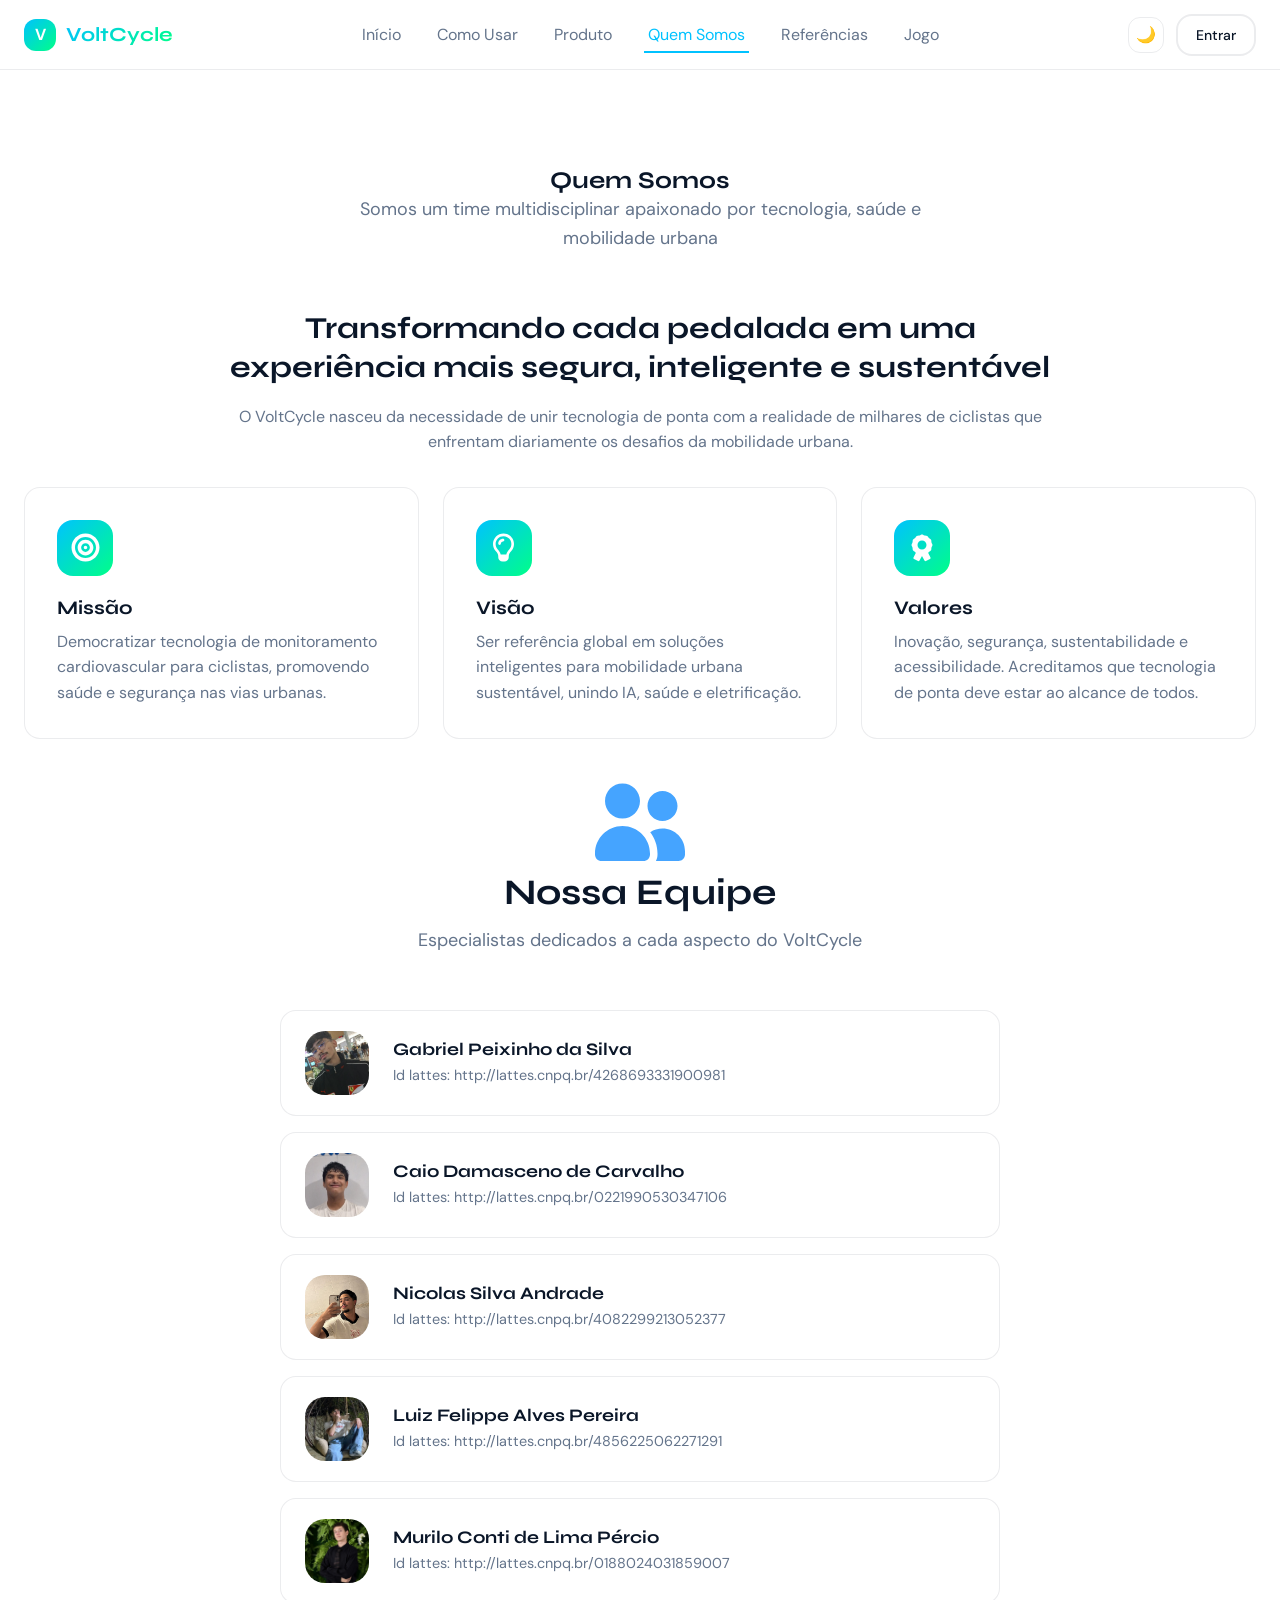
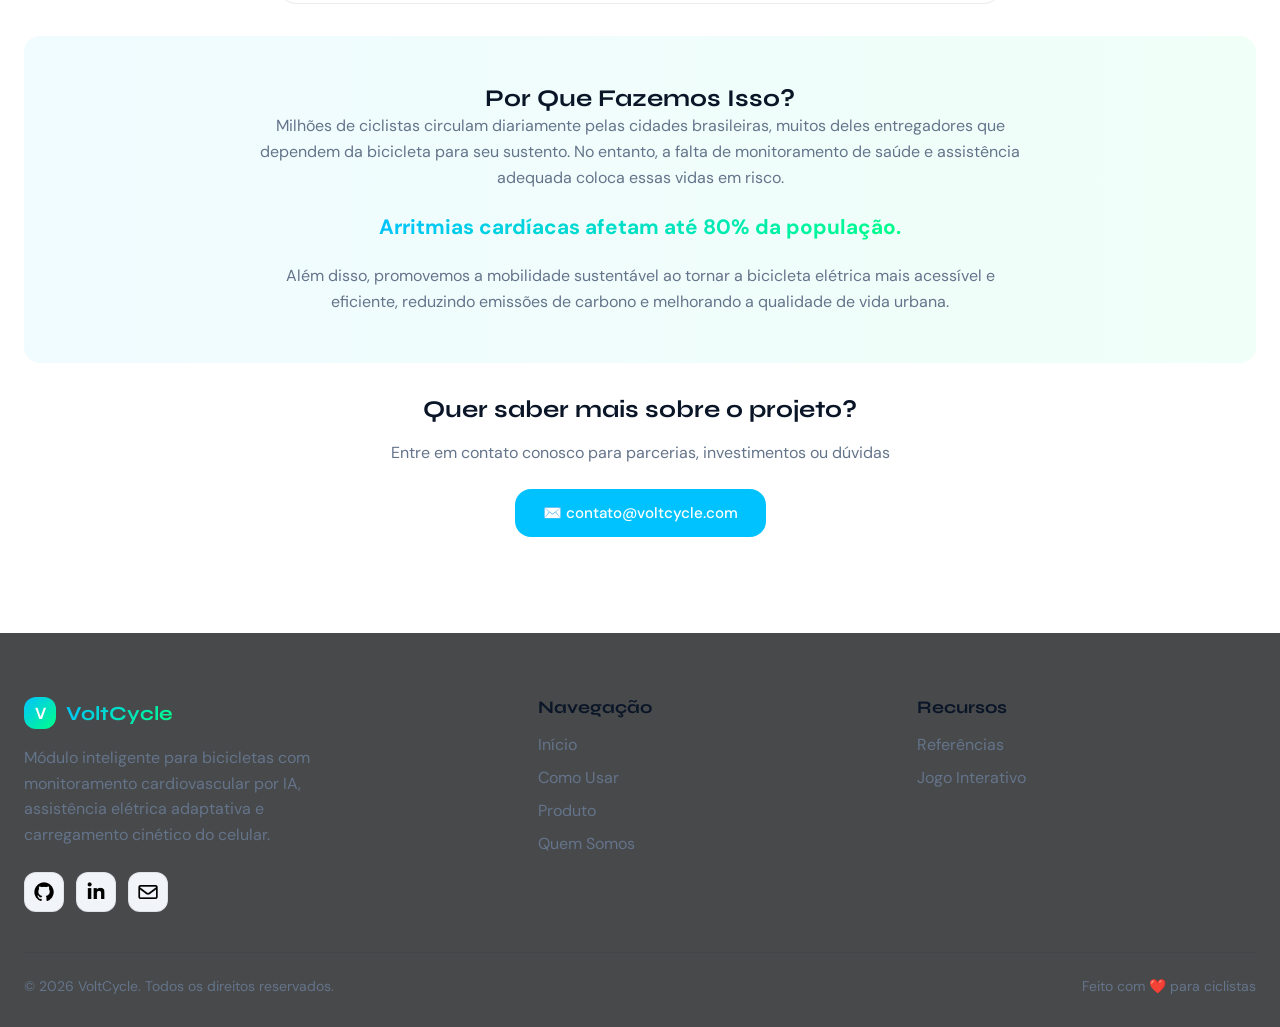
<file: quem-somos.html>
<!DOCTYPE html>
<html lang="pt-BR">
<head>
<meta charset="UTF-8">
<meta name="viewport" content="width=device-width, initial-scale=1.0">
<title>Quem Somos — VoltCycle</title>
<link rel="stylesheet" href="shared/tokens.css">
<link rel="stylesheet" href="quem-somos.css">
</head>
<body>
<a class="skip-link" href="#main">Pular para o conteúdo</a>

<header class="navbar">
  <div class="container">
    <a href="index.html" class="brand"><span class="brand-mark">V</span><span class="brand-name">VoltCycle</span></a>
    <nav>
      <ul class="nav-links">
        <li><a href="index.html">Início</a></li>
        <li><a href="como-usar.html">Como Usar</a></li>
        <li><a href="produto.html">Produto</a></li>
        <li><a href="quem-somos.html" aria-current="page">Quem Somos</a></li>
        <li><a href="referencias.html">Referências</a></li>
        <li><a href="jogo.html">Jogo</a></li>
      </ul>
    </nav>
    <div class="nav-actions">
      <button class="theme-toggle" aria-label="Ativar modo escuro">🌙</button>
      <a href="login.html" class="btn btn-outline btn-sm">Entrar</a>
      <button class="hamburger" aria-label="Abrir menu" aria-expanded="false"><span></span><span></span><span></span></button>
    </div>
  </div>
  <div class="mobile-menu">
    <ul class="nav-links">
      <li><a href="index.html">Início</a></li>
      <li><a href="como-usar.html">Como Usar</a></li>
      <li><a href="produto.html">Produto</a></li>
      <li><a href="quem-somos.html">Quem Somos</a></li>
      <li><a href="referencias.html">Referências</a></li>
      <li><a href="jogo.html">Jogo</a></li>
    </ul>
    <a href="login.html" class="btn btn-primary btn-block">Entrar</a>
  </div>
</header>

<main id="main">
  <section class="section">
    <div class="container">
      <div class="section-head">
        <h1>Quem Somos</h1>
        <p>Somos um time multidisciplinar apaixonado por tecnologia, saúde e mobilidade urbana</p>
      </div>

      <div class="intro-card">
        <h2>Transformando cada pedalada em uma experiência mais segura, inteligente e sustentável</h2>
        <p class="mt-16">O VoltCycle nasceu da necessidade de unir tecnologia de ponta com a realidade de milhares de ciclistas que enfrentam diariamente os desafios da mobilidade urbana.</p>
      </div>

      <div class="grid-3 mt-32">
        <div class="card">
          <div class="icon-tile"><img src="./icons/bullseye-solid-full.svg" alt="target" width="35" height="35"></div>
          <h3>Missão</h3>
          <p>Democratizar tecnologia de monitoramento cardiovascular para ciclistas, promovendo saúde e segurança nas vias urbanas.</p>
        </div>
        <div class="card">
          <div class="icon-tile"><img src="./icons/lightbulb-regular-full.svg" alt="light" width="35" height="35"></div>
          <h3>Visão</h3>
          <p>Ser referência global em soluções inteligentes para mobilidade urbana sustentável, unindo IA, saúde e eletrificação.</p>
        </div>
        <div class="card">
          <div class="icon-tile"><img src="./icons/award-solid-full.svg" alt="award" width="30" height="30"></div>
          <h3>Valores</h3>
          <p>Inovação, segurança, sustentabilidade e acessibilidade. Acreditamos que tecnologia de ponta deve estar ao alcance de todos.</p>
        </div>
      </div>

      <div class="section-head mt-32">
        <div class="our-team">
          <img src="./icons/user-group-solid-full.svg" alt="group" width="100" height="100">
          <h2>Nossa Equipe</h2>
        </div>
        <p>Especialistas dedicados a cada aspecto do VoltCycle</p>
      </div>
      <div class="team-list">
        <div class="team-row">
          <div class="team-avatar" aria-hidden="true"><img src="./images/peixinho.jpeg" alt="peixinho"></div>
          <div>
            <h3>Gabriel Peixinho da Silva</h3>
            <p>Id lattes: http://lattes.cnpq.br/4268693331900981</p>
          </div>
        </div>
        <div class="team-row">
          <div class="team-avatar" aria-hidden="true"><img src="./images/caio.jpeg" alt="caio"></div>
          <div>
            <h3>Caio Damasceno de Carvalho</h3>
            <p>Id lattes: http://lattes.cnpq.br/0221990530347106 </p>
          </div>
        </div>
        <div class="team-row">
          <div class="team-avatar" aria-hidden="true"><img src="./images/nicolas.jpeg" alt="nicolas"></div>
          <div>
            <h3>Nicolas Silva Andrade</h3>
            <p>Id lattes: http://lattes.cnpq.br/4082299213052377 </p>
          </div>
        </div>
        <div class="team-row">
          <div class="team-avatar" aria-hidden="true"><img src="./images/luiz.jpeg" alt="luiz"></div>
          <div>
            <h3>Luiz Felippe Alves Pereira</h3>
            <p>Id lattes: http://lattes.cnpq.br/4856225062271291</p>
          </div>
        </div>
        <div class="team-row">
          <div class="team-avatar" aria-hidden="true"><img src="./images/juka.jpeg" alt="juka"></div>
          <div>
            <h3>Murilo Conti de Lima Pércio</h3>
            <p>Id lattes: http://lattes.cnpq.br/0188024031859007</p>
          </div>
        </div>
      </div>

      <div class="why-card mt-32">
        <h2 class="text-center">Por Que Fazemos Isso?</h2>
        <div class="why-grid mt-24">
          <p>Milhões de ciclistas circulam diariamente pelas cidades brasileiras, muitos deles entregadores que dependem da bicicleta para seu sustento. No entanto, a falta de monitoramento de saúde e assistência adequada coloca essas vidas em risco.</p>
          <p><strong class="text-gradient">Arritmias cardíacas afetam até 80% da população.</strong></p>
          <p>Além disso, promovemos a mobilidade sustentável ao tornar a bicicleta elétrica mais acessível e eficiente, reduzindo emissões de carbono e melhorando a qualidade de vida urbana.</p>
        </div>
      </div>

      <div class="text-center mt-32">
        <h2>Quer saber mais sobre o projeto?</h2>
        <p class="mt-16">Entre em contato conosco para parcerias, investimentos ou dúvidas</p>
        <a href="mailto:contato@voltcycle.com" class="btn btn-primary mt-24">✉️ contato@voltcycle.com</a>
      </div>
    </div>
  </section>
</main>

<footer class="footer">
  <div class="container">
    <div class="footer-grid">
      <div class="footer-about">
        <a href="index.html" class="brand"><span class="brand-mark">V</span><span class="brand-name">VoltCycle</span></a>
        <p>Módulo inteligente para bicicletas com monitoramento cardiovascular por IA, assistência elétrica adaptativa e carregamento cinético do celular.</p>
        <div class="footer-social">
          <a href="#" aria-label="GitHub"><img src="./icons/github-brands-solid.png" alt="GitHub" width="24" height="24"></a>
          <a href="#" aria-label="LinkedIn"><img src="./icons/linkedin-in-brands-solid.png" alt="LinkedIn" width="24" height="24"></a>
          <a href="#" aria-label="E-mail"><img src="./icons/envelope-regular.png" alt="E-mail" width="24" height="24"></a>
        </div>
      </div>
      <div>
        <h3>Navegação</h3>
        <ul>
          <li><a href="index.html">Início</a></li>
          <li><a href="como-usar.html">Como Usar</a></li>
          <li><a href="produto.html">Produto</a></li>
          <li><a href="quem-somos.html">Quem Somos</a></li>
        </ul>
      </div>
      <div>
        <h3>Recursos</h3>
        <ul>
          <li><a href="referencias.html">Referências</a></li>
          <li><a href="jogo.html">Jogo Interativo</a></li>
        </ul>
      </div>
    </div>
    <div class="footer-bottom">
      <span>© 2026 VoltCycle. Todos os direitos reservados.</span>
      <span>Feito com ❤️ para ciclistas</span>
    </div>
  </div>
</footer>

<script src="shared/main.js"></script>
<script src="quem-somos.js"></script>
</body>
</html>
</file>
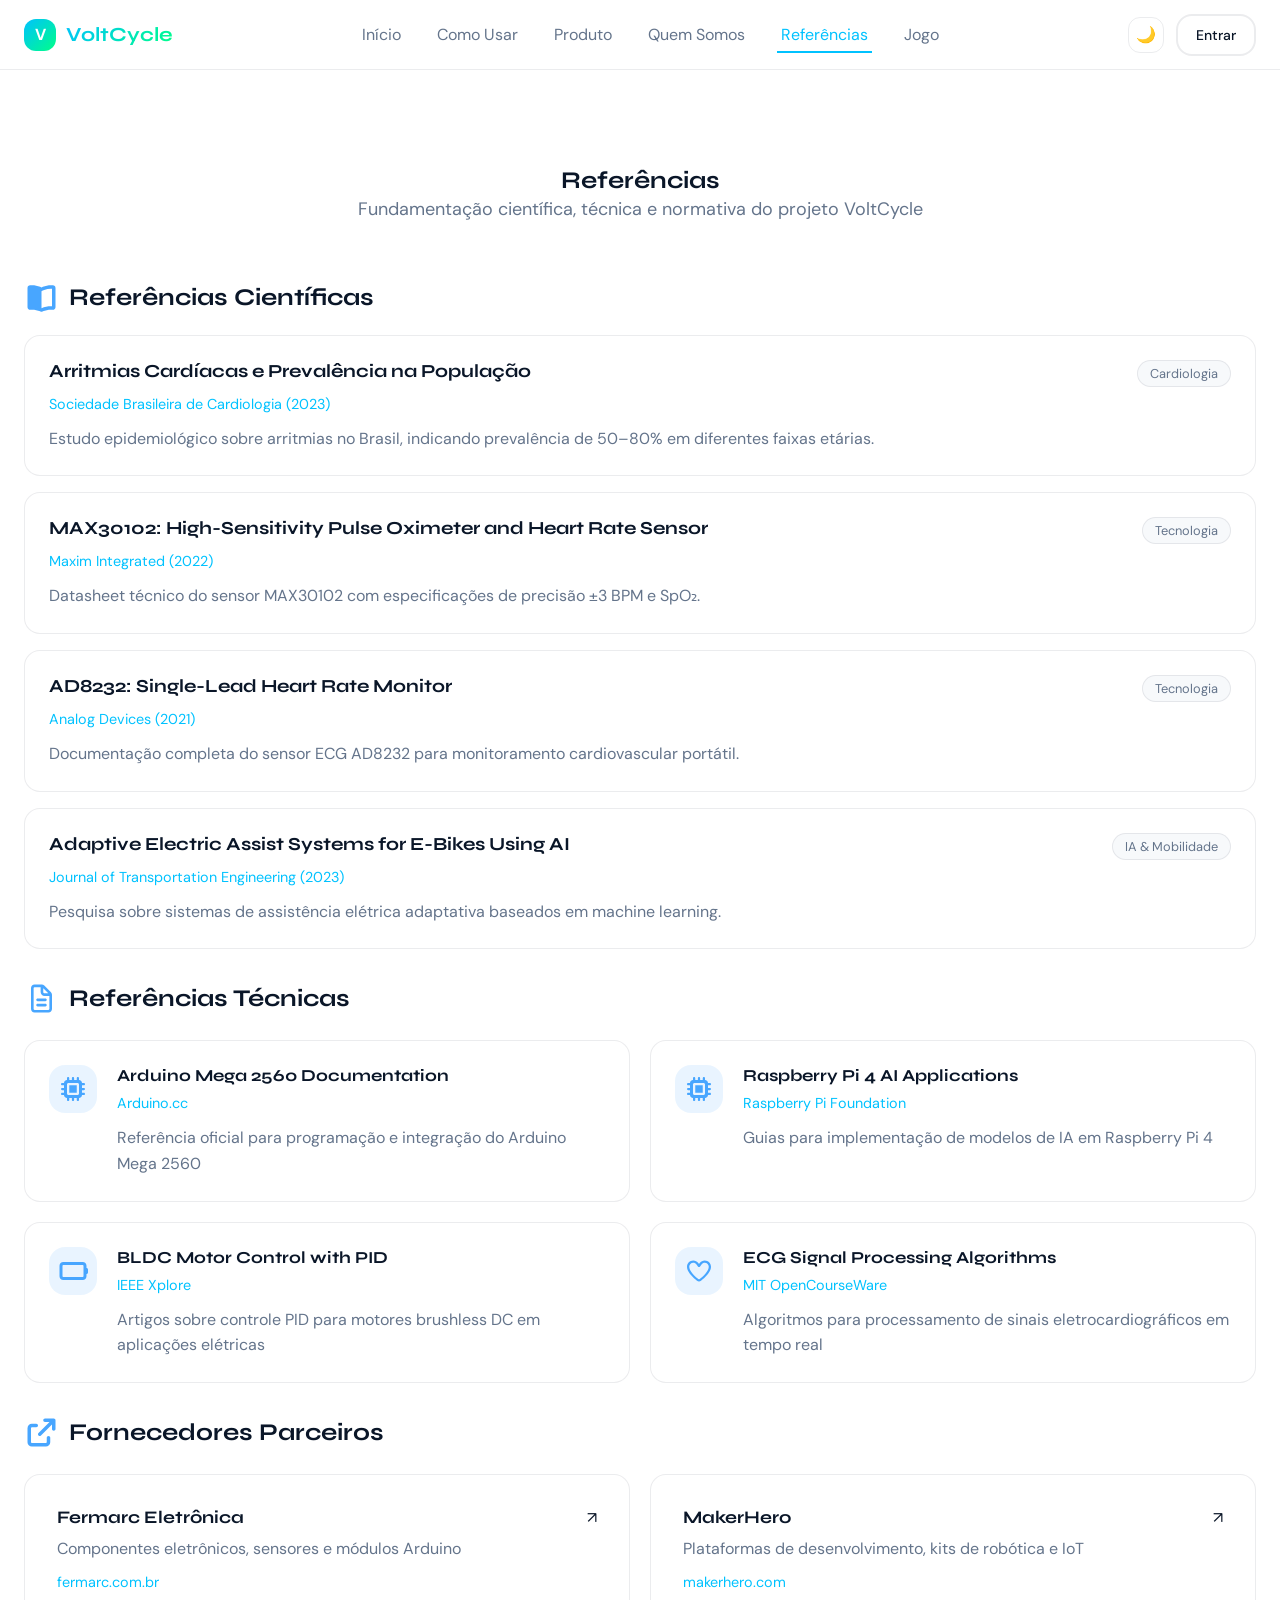
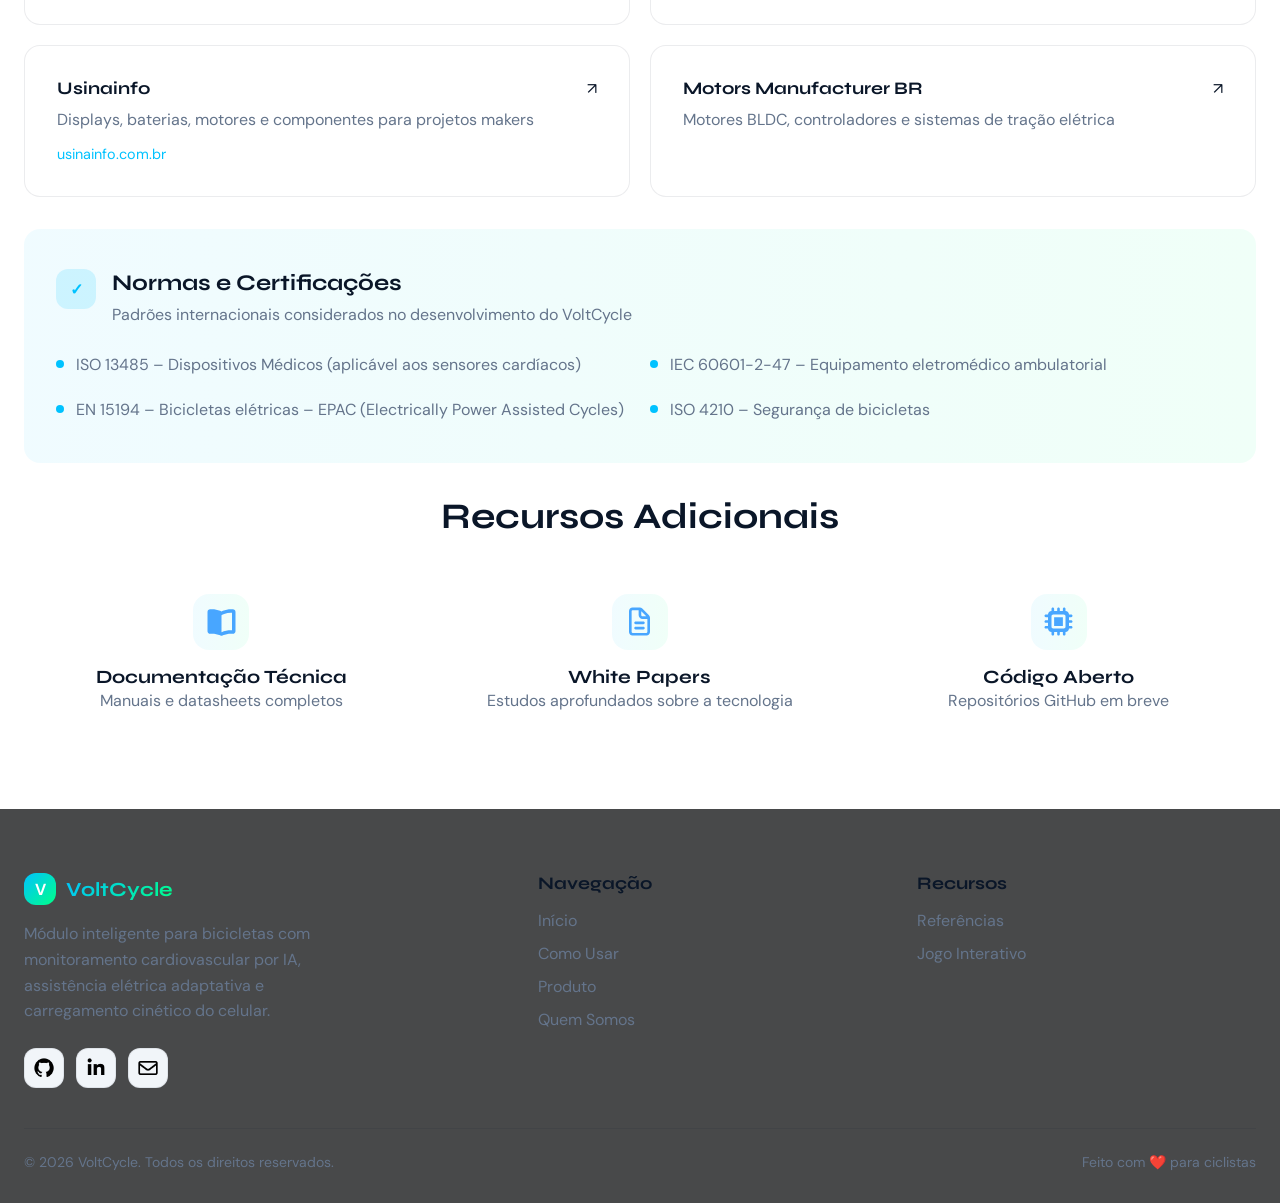
<file: referencias.html>
<!DOCTYPE html>
<html lang="pt-BR">
<head>
<meta charset="UTF-8">
<meta name="viewport" content="width=device-width, initial-scale=1.0">
<title>Referências — VoltCycle</title>
<link rel="stylesheet" href="shared/tokens.css">
<link rel="stylesheet" href="referencias.css">
</head>
<body>
<a class="skip-link" href="#main">Pular para o conteúdo</a>

<header class="navbar">
  <div class="container">
    <a href="index.html" class="brand"><span class="brand-mark">V</span><span class="brand-name">VoltCycle</span></a>
    <nav>
      <ul class="nav-links">
        <li><a href="index.html">Início</a></li>
        <li><a href="como-usar.html">Como Usar</a></li>
        <li><a href="produto.html">Produto</a></li>
        <li><a href="quem-somos.html">Quem Somos</a></li>
        <li><a href="referencias.html" aria-current="page">Referências</a></li>
        <li><a href="jogo.html">Jogo</a></li>
      </ul>
    </nav>
    <div class="nav-actions">
      <button class="theme-toggle" aria-label="Ativar modo escuro">🌙</button>
      <a href="login.html" class="btn btn-outline btn-sm">Entrar</a>
      <button class="hamburger" aria-label="Abrir menu" aria-expanded="false"><span></span><span></span><span></span></button>
    </div>
  </div>
  <div class="mobile-menu">
    <ul class="nav-links">
      <li><a href="index.html">Início</a></li>
      <li><a href="como-usar.html">Como Usar</a></li>
      <li><a href="produto.html">Produto</a></li>
      <li><a href="quem-somos.html">Quem Somos</a></li>
      <li><a href="referencias.html">Referências</a></li>
      <li><a href="jogo.html">Jogo</a></li>
    </ul>
    <a href="login.html" class="btn btn-primary btn-block">Entrar</a>
  </div>
</header>

<main id="main">
  <section class="section">
    <div class="container">
      <div class="section-head">
        <h1>Referências</h1>
        <p>Fundamentação científica, técnica e normativa do projeto VoltCycle</p>
      </div>

      <div class="refer">
        <img src="./icons/book-open-solid-full.svg" alt="book" width="35" height="35">
        <h2> Referências Científicas</h2>
      </div>
      
      <div class="ref-list">
        <article class="ref-item">
          <div class="ref-item-head">
            <h3>Arritmias Cardíacas e Prevalência na População</h3>
            <span class="tag">Cardiologia</span>
          </div>
          <p class="ref-source">Sociedade Brasileira de Cardiologia (2023)</p>
          <p>Estudo epidemiológico sobre arritmias no Brasil, indicando prevalência de 50–80% em diferentes faixas etárias.</p>
        </article>
        <article class="ref-item">
          <div class="ref-item-head">
            <h3>MAX30102: High-Sensitivity Pulse Oximeter and Heart Rate Sensor</h3>
            <span class="tag">Tecnologia</span>
          </div>
          <p class="ref-source">Maxim Integrated (2022)</p>
          <p>Datasheet técnico do sensor MAX30102 com especificações de precisão ±3 BPM e SpO₂.</p>
        </article>
        <article class="ref-item">
          <div class="ref-item-head">
            <h3>AD8232: Single-Lead Heart Rate Monitor</h3>
            <span class="tag">Tecnologia</span>
          </div>
          <p class="ref-source">Analog Devices (2021)</p>
          <p>Documentação completa do sensor ECG AD8232 para monitoramento cardiovascular portátil.</p>
        </article>
        <article class="ref-item">
          <div class="ref-item-head">
            <h3>Adaptive Electric Assist Systems for E-Bikes Using AI</h3>
            <span class="tag">IA &amp; Mobilidade</span>
          </div>
          <p class="ref-source">Journal of Transportation Engineering (2023)</p>
          <p>Pesquisa sobre sistemas de assistência elétrica adaptativa baseados em machine learning.</p>
        </article>
      </div>

      <div class="tecnic-refer">
        <img src="./icons/file-lines-regular-full.svg" alt="file" width="35" height="35">
        <h2>Referências Técnicas</h2>
      </div>
      <div class="grid-2 mt-24">
        <div class="doc-card">
          <div class="icon-tile"><img src="./icons/microchip-solid-full.svg" alt="chip" width="30" height="30"></div>
          <div>
            <h3>Arduino Mega 2560 Documentation</h3>
            <p class="ref-source">Arduino.cc</p>
            <p>Referência oficial para programação e integração do Arduino Mega 2560</p>
          </div>
        </div>
        <div class="doc-card">
          <div class="icon-tile"><img src="./icons/microchip-solid-full.svg" alt="chip" width="30" height="30"></div>
          <div>
            <h3>Raspberry Pi 4 AI Applications</h3>
            <p class="ref-source">Raspberry Pi Foundation</p>
            <p>Guias para implementação de modelos de IA em Raspberry Pi 4</p>
          </div>
        </div>
        <div class="doc-card">
          <div class="icon-tile"><img src="./icons/battery-empty-solid-full.svg" alt="battery" width="30" height="30"></div>
          <div>
            <h3>BLDC Motor Control with PID</h3>
            <p class="ref-source">IEEE Xplore</p>
            <p>Artigos sobre controle PID para motores brushless DC em aplicações elétricas</p>
          </div>
        </div>
        <div class="doc-card">
          <div class="icon-tile"><img src="./icons/heart-regular-full (1).svg" alt="heart" width="30" height="30"></div>
          <div>
            <h3>ECG Signal Processing Algorithms</h3>
            <p class="ref-source">MIT OpenCourseWare</p>
            <p>Algoritmos para processamento de sinais eletrocardiográficos em tempo real</p>
          </div>
        </div>
      </div>
      <div class="suppliers">
        <img src="./icons/arrow-up-right-from-square-solid-full.svg" alt="link" width="35" height="35">
        <h2>Fornecedores Parceiros</h2>
      </div>
      <div class="grid-2 mt-24">
        <div class="card">
          <div class="doc-card-head"><h3>Fermarc Eletrônica</h3><span aria-hidden="true">↗</span></div>
          <p>Componentes eletrônicos, sensores e módulos Arduino</p>
          <a href="https://fermarc.com.br" class="ref-link" target="_blank" rel="noopener">fermarc.com.br</a>
        </div>
        <div class="card">
          <div class="doc-card-head"><h3>MakerHero</h3><span aria-hidden="true">↗</span></div>
          <p>Plataformas de desenvolvimento, kits de robótica e IoT</p>
          <a href="https://makerhero.com" class="ref-link" target="_blank" rel="noopener">makerhero.com</a>
        </div>
        <div class="card">
          <div class="doc-card-head"><h3>Usinainfo</h3><span aria-hidden="true">↗</span></div>
          <p>Displays, baterias, motores e componentes para projetos makers</p>
          <a href="https://usinainfo.com.br" class="ref-link" target="_blank" rel="noopener">usinainfo.com.br</a>
        </div>
        <div class="card">
          <div class="doc-card-head"><h3>Motors Manufacturer BR</h3><span aria-hidden="true">↗</span></div>
          <p>Motores BLDC, controladores e sistemas de tração elétrica</p>
        </div>
      </div>

      <div class="tech-panel mt-32">
        <div class="norms-head">
          <div class="icon-tile-check">✓</div>
          <div>
            <h2>Normas e Certificações</h2>
            <p>Padrões internacionais considerados no desenvolvimento do VoltCycle</p>
          </div>
        </div>
        <div class="grid-2 mt-24">
          <div class="norm-row"><span class="dot"></span><p>ISO 13485 – Dispositivos Médicos (aplicável aos sensores cardíacos)</p></div>
          <div class="norm-row"><span class="dot"></span><p>IEC 60601-2-47 – Equipamento eletromédico ambulatorial</p></div>
          <div class="norm-row"><span class="dot"></span><p>EN 15194 – Bicicletas elétricas – EPAC (Electrically Power Assisted Cycles)</p></div>
          <div class="norm-row"><span class="dot"></span><p>ISO 4210 – Segurança de bicicletas</p></div>
        </div>
      </div>

      <div class="section-head mt-32">
        <h2>Recursos Adicionais</h2>
      </div>
      <div class="grid-3">
        <div class="text-center">
          <div class="icon" style="margin:0 auto 16px;"><img src="./icons/book-open-solid-full.svg" alt="book" width="35" height="35"></div>
          <h3>Documentação Técnica</h3>
          <p>Manuais e datasheets completos</p>
        </div>
        <div class="text-center">
          <div class="icon" style="margin:0 auto 16px;"><img src="./icons/file-lines-regular-full.svg" alt="file" width="35" height="35"></div>
          <h3>White Papers</h3>
          <p>Estudos aprofundados sobre a tecnologia</p>
        </div>
        <div class="text-center">
          <div class="icon" style="margin:0 auto 16px;"><img src="./icons/microchip-solid-full.svg" alt="chip" width="35" height="35"></div>
          <h3>Código Aberto</h3>
          <p>Repositórios GitHub em breve</p>
        </div>
      </div>
    </div>
  </section>
</main>

<button class="scroll-top" id="scrollTop" aria-label="Voltar ao topo">↑</button>

<footer class="footer">
  <div class="container">
    <div class="footer-grid">
      <div class="footer-about">
        <a href="index.html" class="brand"><span class="brand-mark">V</span><span class="brand-name">VoltCycle</span></a>
        <p>Módulo inteligente para bicicletas com monitoramento cardiovascular por IA, assistência elétrica adaptativa e carregamento cinético do celular.</p>
        <div class="footer-social">
          <a href="#" aria-label="GitHub"><img src="./icons/github-brands-solid.png" alt="GitHub" width="24" height="24"></a>
          <a href="#" aria-label="LinkedIn"><img src="./icons/linkedin-in-brands-solid.png" alt="LinkedIn" width="24" height="24"></a>
          <a href="#" aria-label="E-mail"><img src="./icons/envelope-regular.png" alt="E-mail" width="24" height="24"></a>
        </div>
      </div>
      <div>
        <h3>Navegação</h3>
        <ul>
          <li><a href="index.html">Início</a></li>
          <li><a href="como-usar.html">Como Usar</a></li>
          <li><a href="produto.html">Produto</a></li>
          <li><a href="quem-somos.html">Quem Somos</a></li>
        </ul>
      </div>
      <div>
        <h3>Recursos</h3>
        <ul>
          <li><a href="referencias.html">Referências</a></li>
          <li><a href="jogo.html">Jogo Interativo</a></li>
        </ul>
      </div>
    </div>
    <div class="footer-bottom">
      <span>© 2026 VoltCycle. Todos os direitos reservados.</span>
      <span>Feito com ❤️ para ciclistas</span>
    </div>
  </div>
</footer>

<script src="shared/main.js"></script>
<script src="referencias.js"></script>
</body>
</html>
</file>
<file: shared/tokens.css>
/* ==========================================================================
   VoltCycle — Design tokens & shared components
   Importado por todas as páginas. Não remova as variáveis de tema:
   o toggle dark/light (shared/main.js) depende do atributo [data-theme].
   ========================================================================== */

@import url('https://fonts.googleapis.com/css2?family=Syne:wght@600;700;800&family=DM+Sans:ital,wght@0,400;0,500;0,700;1,400&display=swap');

:root {
  --font-heading: 'Syne', sans-serif;
  --font-body: 'DM Sans', sans-serif;

  --color-cyan: #00c2ff;
  --color-green: #00ff88;
  --gradient-brand: linear-gradient(135deg, var(--color-cyan) 0%, var(--color-green) 100%);
  --gradient-refers: linear-gradient(90deg, rgba(0,194,255,0.06), rgba(0,255,136,0.06));

  --color-bg: #ffffff;
  --color-bg-alt: #f7fafc;
  --color-bg-soft: rgba(240, 244, 248, 0.5);
  --color-text: #0a1628;
  --color-text-muted: #64748b;
  --color-border: rgba(10, 22, 40, 0.08);
  --color-card: #ffffff;
  --color-footer-bg: #e9edf1;
  --color-nav-bg: rgba(255, 255, 255, 0.8);
  --color-danger-bg: rgba(239, 68, 68, 0.06);
  --color-danger-border: rgba(239, 68, 68, 0.3);
  --color-danger-text: #ef4444;

  --shadow-md: 0 20px 25px -5px rgba(0, 0, 0, 0.1), 0 8px 10px -6px rgba(0, 0, 0, 0.08);
  --shadow-lg: 0 25px 50px -12px rgba(0, 0, 0, 0.25);
  --radius-sm: 12px;
  --radius-md: 16px;
  --radius-lg: 24px;
  --radius-pill: 999px;
  --header-h: 70px;
  --container-w: 1280px;
}

[data-theme="dark"] {
  --color-bg: #070b14;
  --color-bg-alt: #0b1220;
  --color-bg-soft: #0c1424;
  --color-text: #f5f7fb;
  --color-text-muted: #94a3b8;
  --color-border: rgba(255, 255, 255, 0.08);
  --color-card: #10182b;
  --color-footer-bg: #081a1c;
  --color-nav-bg: rgba(7, 11, 20, 0.85);
  --color-danger-bg: rgba(239, 68, 68, 0.08);
}

* { box-sizing: border-box; }
html { scroll-behavior: smooth; }
body {
  margin: 0;
  font-family: var(--font-body);
  background: var(--color-bg);
  color: var(--color-text);
  transition: background-color .2s ease, color .2s ease;
  -webkit-font-smoothing: antialiased;
}
img { max-width: 100%; display: block; }
a { color: inherit; text-decoration: none; }
h1, h2, h3, h4 { font-family: var(--font-heading); font-weight: 700; margin: 0; color: var(--color-text); }
p { margin: 0; color: var(--color-text-muted); line-height: 1.6; }

.container { max-width: var(--container-w); margin: 0 auto; padding: 0 24px; }
.section { padding: 96px 0; }
.section-alt { background: var(--color-bg-soft); }
.section-head { text-align: center; max-width: 640px; margin: 0 auto 56px; }
.section-head h2 { font-size: 2.25rem; margin-bottom: 12px; }
.section-head p { font-size: 1.125rem; }

.text-gradient {
  background: var(--gradient-brand);
  -webkit-background-clip: text;
  background-clip: text;
  color: transparent;
}

/* ---------- Buttons ---------- */
.btn {
  display: inline-flex;
  align-items: center;
  justify-content: center;
  gap: 8px;
  padding: 14px 28px;
  border-radius: var(--radius-md);
  font-family: var(--font-body);
  font-weight: 500;
  font-size: 0.95rem;
  border: none;
  cursor: pointer;
  transition: transform .15s ease, opacity .15s ease;
  white-space: nowrap;
}
.btn:hover { transform: translateY(-1px); opacity: 0.92; }
.btn:active { transform: translateY(0); }
.btn-primary { background: var(--color-cyan); color: #fff; }
.btn-outline { background: transparent; color: var(--color-text); border: 2px solid var(--color-border); }
.btn-block { width: 100%; }
.btn-sm { padding: 10px 18px; font-size: 0.875rem; }

/* ---------- Navbar ---------- */
.navbar {
  position: sticky;
  top: 0;
  z-index: 100;
  height: var(--header-h);
  display: flex;
  align-items: center;
  background: var(--color-nav-bg);
  backdrop-filter: blur(8px);
  border-bottom: 1px solid var(--color-border);
}
.navbar .container { display: flex; align-items: center; justify-content: space-between; width: 100%; }
.brand { display: flex; align-items: center; gap: 10px; font-family: var(--font-heading); font-weight: 700; font-size: 1.25rem; }
.brand-mark {
  width: 32px; height: 32px; border-radius: var(--radius-sm);
  background: var(--gradient-brand);
  color: #fff; display: flex; align-items: center; justify-content: center;
  font-family: var(--font-body); font-weight: 700; font-size: 1rem;
}
.brand-name { background: var(--gradient-brand); -webkit-background-clip: text; background-clip: text; color: transparent; }

.nav-links { display: flex; align-items: center; gap: 28px; list-style: none; margin: 0; padding: 0; }
.nav-links a {
  font-size: 1rem;
  color: var(--color-text-muted);
  padding: 6px 4px;
  border-bottom: 2px solid transparent;
}
.nav-links a:hover, .nav-links a[aria-current="page"] { color: var(--color-cyan); }
.nav-links a[aria-current="page"] { border-bottom-color: var(--color-cyan); }

.nav-actions { display: flex; align-items: center; gap: 12px; }

.theme-toggle {
  width: 36px; height: 36px; border-radius: var(--radius-sm);
  border: 1px solid var(--color-border); background: transparent;
  color: var(--color-text); display: flex; align-items: center; justify-content: center;
  cursor: pointer; font-size: 1rem;
}
.theme-toggle:hover { background: var(--color-bg-soft); }

.hamburger {
  display: none;
  width: 36px; height: 36px; border: none; background: transparent; cursor: pointer;
  flex-direction: column; align-items: center; justify-content: center; gap: 5px;
}
.hamburger span { width: 22px; height: 2px; background: var(--color-text); border-radius: 2px; transition: transform .2s ease, opacity .2s ease; }
.hamburger.is-open span:nth-child(1) { transform: translateY(7px) rotate(45deg); }
.hamburger.is-open span:nth-child(2) { opacity: 0; }
.hamburger.is-open span:nth-child(3) { transform: translateY(-7px) rotate(-45deg); }

.mobile-menu {
  display: none;
  position: fixed; inset: var(--header-h) 0 0 0; z-index: 99;
  background: var(--color-bg);
  overflow-y: auto;
  padding: 24px;
}
.mobile-menu.is-open { display: block; }
.mobile-menu .nav-links { flex-direction: column; align-items: flex-start; gap: 4px; }
.mobile-menu .nav-links a { display: block; width: 100%; padding: 14px 4px; border-bottom: 1px solid var(--color-border); font-size: 1.1rem; }
.mobile-menu .btn { width: 100%; margin-top: 16px; }

/* ---------- User menu (logado) ---------- */
.user-menu { position: relative; }
.user-avatar {
  width: 36px; height: 36px; border-radius: 50%;
  background: var(--gradient-brand); color: #fff;
  display: flex; align-items: center; justify-content: center;
  font-family: var(--font-body); font-weight: 700; font-size: 0.85rem;
  border: 2px solid transparent; cursor: pointer;
  transition: border-color .15s ease, transform .15s ease;
}
.user-avatar:hover { border-color: var(--color-cyan); }
.user-avatar-static { cursor: default; flex-shrink: 0; }

.user-tooltip {
  position: absolute; top: 46px; right: 0;
  background: var(--color-text); color: var(--color-bg);
  padding: 6px 12px; border-radius: 8px;
  font-size: 0.8rem; white-space: nowrap;
  opacity: 0; pointer-events: none;
  transform: translateY(-4px);
  transition: opacity .15s ease, transform .15s ease;
  z-index: 140;
}
.user-menu:hover .user-tooltip { opacity: 1; transform: none; }

.user-dropdown {
  position: absolute; top: 46px; right: 0; min-width: 230px;
  background: var(--color-card); border: 1px solid var(--color-border);
  border-radius: var(--radius-md); box-shadow: var(--shadow-md);
  padding: 8px; display: none; z-index: 150;
}
.user-dropdown.is-open { display: block; }
.user-dropdown-header { padding: 10px 12px 12px; border-bottom: 1px solid var(--color-border); margin-bottom: 6px; }
.user-dropdown-header strong { display: block; font-size: 0.95rem; color: var(--color-text); }
.user-dropdown-header span { font-size: 0.8rem; color: var(--color-text-muted); }
.user-dropdown button {
  width: 100%; text-align: left; padding: 10px 12px;
  background: none; border: none; border-radius: 8px; cursor: pointer;
  font-size: 0.9rem; font-family: var(--font-body); color: var(--color-text);
  display: flex; align-items: center; gap: 8px;
}
.user-dropdown button:hover { background: var(--color-bg-soft); }
.user-dropdown button.danger { color: #ef4444; }

.mobile-user-block {
  border: 1px solid var(--color-border); border-radius: var(--radius-md);
  padding: 16px; margin-top: 16px;
}
.mobile-user-id { display: flex; align-items: center; gap: 12px; }
.mobile-user-id .user-avatar-static { width: 44px; height: 44px; font-size: 1rem; }
.mobile-user-id .name { font-weight: 700; font-size: 1rem; color: var(--color-text); }
.mobile-user-id .email { font-size: 0.85rem; color: var(--color-text-muted); }
.mobile-user-actions { display: flex; flex-direction: column; gap: 8px; margin-top: 16px; }

/* ---------- Footer ---------- */
.footer { background: #48494A; padding: 64px 0 32px; }
.footer-grid { display: grid; grid-template-columns: 1.4fr 1fr 1fr; gap: 40px; }
.footer-about p { margin-top: 16px; max-width: 340px; }
.footer-social { display: flex; gap: 12px; margin-top: 24px; }
.footer-social a {
  width: 40px; height: 40px; border-radius: var(--radius-sm);
  background: #f1f5f9; display: flex; align-items: center; justify-content: center;
  border: 1px solid var(--color-border);
}
.footer-social img {
  filter: brightness(0) invert(0);
}
.footer h3 { font-size: 1.1rem; margin-bottom: 16px; }
.footer ul { list-style: none; margin: 0; padding: 0; display: flex; flex-direction: column; gap: 12px; }
.footer ul a { color: var(--color-text-muted); }
.footer ul a:hover { color: var(--color-cyan); }
.footer-bottom {
  display: flex; align-items: center; justify-content: space-between;
  border-top: 1px solid var(--color-border); margin-top: 40px; padding-top: 24px;
  color: var(--color-text-muted); font-size: 0.875rem; flex-wrap: wrap; gap: 8px;
}

/* ---------- Cards / badges ---------- */
.card {
  background: var(--color-card);
  border: 1px solid var(--color-border);
  border-radius: var(--radius-md);
  padding: 32px;
}
.icon-tile {
  width: 56px; height: 56px; border-radius: var(--radius-md);
  background: var(--gradient-brand);
  display: flex; align-items: center; justify-content: center;
  color: #fff; font-size: 1.5rem; margin-bottom: 20px;
}
.badge {
  display: inline-flex; align-items: center; gap: 6px;
  padding: 6px 14px; border-radius: var(--radius-pill);
  font-size: 0.85rem; font-weight: 500;
  background: rgba(0, 194, 255, 0.1); color: var(--color-cyan);
  border: 1px solid rgba(0, 194, 255, 0.2);
}
.badge-green { background: rgba(0, 255, 136, 0.12); color: #0a8f56; border-color: rgba(0, 255, 136, 0.25); }
[data-theme="dark"] .badge-green { color: #4bffb0; }
.tag { padding: 4px 12px; border-radius: var(--radius-pill); font-size: 0.8rem; background: var(--color-bg-soft); border: 1px solid var(--color-border); color: var(--color-text-muted); }

/* ---------- Forms ---------- */
.field { margin-bottom: 20px; }
.field label { display: block; font-size: 0.9rem; font-weight: 500; margin-bottom: 8px; color: var(--color-text); }
.input-wrap { position: relative; }
.field input {
  width: 100%; padding: 14px 16px; border-radius: var(--radius-md);
  border: 1px solid var(--color-border); background: var(--color-bg-alt);
  color: var(--color-text); font-family: var(--font-body); font-size: 1rem;
}
.field input:focus { outline: 2px solid var(--color-cyan); outline-offset: 1px; }
.field .toggle-visibility {
  position: absolute; right: 14px; top: 50%; transform: translateY(-50%);
  background: none; border: none; cursor: pointer; color: var(--color-text-muted);
}
.field .error { color: var(--color-danger-text); font-size: 0.825rem; margin-top: 6px; display: none; }
.field.has-error input { border-color: var(--color-danger-text); }
.field.has-error .error { display: block; }

/* ---------- Utilities ---------- */
.mt-8 { margin-top: 8px; } .mt-16 { margin-top: 16px; } .mt-24 { margin-top: 24px; } .mt-32 { margin-top: 32px; }
.text-center { text-align: center; }
.flex { display: flex; }
.gap-12 { gap: 12px; } .gap-16 { gap: 16px; }
.skip-link { position: absolute; left: -9999px; top: 0; background: var(--color-cyan); color: #fff; padding: 10px 16px; z-index: 200; }
.skip-link:focus { left: 12px; top: 12px; }

/* ---------- Responsive ---------- */
@media (max-width: 768px) {
  .section { padding: 64px 0; }
  .section-head h2 { font-size: 1.75rem; }
  .nav-links { display: none; }
  .nav-actions .btn { display: none; }
  .hamburger { display: flex; }
  .footer-grid { grid-template-columns: 1fr; gap: 32px; }
  .footer-bottom { flex-direction: column; align-items: flex-start; }
}
</file>
<file: home.css>
.hero {
  padding: 96px 0 72px;
  background: linear-gradient(180deg, var(--color-bg) 0%, rgba(0,194,255,0.05) 53%, var(--color-bg) 92%);
}
.hero-grid {
  display: grid;
  grid-template-columns: 1.1fr 1fr;
  gap: 48px;
  align-items: center;
}
.hero-copy h1 {
  font-size: 3.4rem;
  line-height: 1.15;
  margin-bottom: 24px;
}
.hero-lead { font-size: 1.2rem; max-width: 520px; }
.hero-actions { display: flex; gap: 16px; margin-top: 32px; flex-wrap: wrap; }
.hero-price { margin-top: 40px; display: flex; align-items: baseline; gap: 12px; }
.hero-price span { color: var(--color-text-muted); font-size: 1.05rem; }
.hero-price strong { font-size: 1.9rem; }
 
.hero-media { position: relative; }
.hero-media-glow {
  position: absolute; inset: 8% 6%;
  background: linear-gradient(120deg, rgba(0,194,255,0.25), rgba(0,255,136,0.25));
  filter: blur(48px);
  border-radius: var(--radius-lg);
  z-index: 0;
}
.hero-media-frame {
  position: relative; z-index: 1;
  border-radius: var(--radius-lg);
  overflow: hidden;
  border: 1px solid var(--color-border);
  box-shadow: var(--shadow-lg);
}
.hero-media-frame img { width: 100%; height: auto; display: block; }
 
.grid-3 { display: grid; grid-template-columns: repeat(3, 1fr); gap: 24px; }
.card h3 { font-size: 1.25rem; margin: 4px 0 12px; }

.icon-tile img {
  filter: brightness(0) invert(1);
}
 
.icon-tile-danger { background: rgba(239,68,68,0.15); color: #ef4444; }
.icon-tile-danger img {
  filter: invert(38%) sepia(92%) saturate(747%) hue-rotate(320deg) brightness(96%) contrast(95%);
}
 
.saiba-mais { background: linear-gradient(90deg, rgba(239,68,68,0.08), rgba(0,194,255,0.08), rgba(0,255,136,0.08)); }
.saiba-mais-card {
  display: grid;
  grid-template-columns: auto 1fr auto;
  align-items: center;
  gap: 24px;
  box-shadow: var(--shadow-md);
}
.saiba-mais-card .icon-tile { margin-bottom: 0; width: 56px; flex-shrink: 0; }
.saiba-mais-copy h3 { font-size: 1.4rem; margin-bottom: 6px; }
 
.cta-final h2 { font-size: 2rem; max-width: 640px; margin: 0 auto; }
 
@media (max-width: 900px) {
  .hero-grid { grid-template-columns: 1fr; }
  .hero-copy h1 { font-size: 2.4rem; }
  .grid-3 { grid-template-columns: 1fr; }
  .saiba-mais-card { grid-template-columns: 1fr; text-align: center; }
  .saiba-mais-card .icon-tile { margin: 0 auto; }
}

/* Diferenciais Tecnológicos — ícone vira uma barra cheia com gradiente */
.section-alt .grid-3 .icon-tile {
  width: 100%;
  height: 64px;
  border-radius: 16px;
  margin-bottom: 24px;
  font-size: 1.5rem;
}
</file>
<file: login.css>
.auth-page {
  min-height: 100vh;
  display: flex;
  align-items: center;
  justify-content: center;
  padding: 32px 16px;
  background:
    radial-gradient(circle at 20% 10%, rgba(0,194,255,0.08), transparent 40%),
    radial-gradient(circle at 80% 90%, rgba(0,255,136,0.08), transparent 40%),
    var(--color-bg);
}
.auth-card { width: 100%; max-width: 420px; text-align: center; }
.auth-brand { justify-content: center; font-size: 1.5rem; margin-bottom: 8px; }
.auth-brand .brand-mark { width: 40px; height: 40px; font-size: 1.2rem; }
.auth-tagline { color: var(--color-text-muted); margin-bottom: 32px; }

.auth-form-card { text-align: left; box-shadow: var(--shadow-md); }
.auth-form-card h1 { font-size: 1.6rem; margin-bottom: 24px; }

.auth-row { display: flex; justify-content: flex-end; margin: -8px 0 4px; }
.link-btn { background: none; border: none; color: var(--color-cyan); font-size: 0.875rem; cursor: pointer; padding: 4px 0; }
.link-btn:hover { text-decoration: underline; }

.auth-footer-link { margin-top: 24px; color: var(--color-text-muted); font-size: 0.95rem; }
.auth-footer-link a { color: var(--color-cyan); font-weight: 500; }
.auth-footer-link a:hover { text-decoration: underline; }
</file>
<file: cadastre-se.css>
.auth-card { max-width: 440px; }
.password-strength {
  height: 4px;
  border-radius: var(--radius-pill);
  background: var(--color-bg-soft);
  margin-top: 8px;
  overflow: hidden;
}
.password-strength-fill {
  height: 100%;
  width: 0%;
  transition: width .2s ease, background-color .2s ease;
  background: #ef4444;
}
</file>
<file: jogo.css>
.game-card {
  background: var(--color-card);
  border: 1px solid var(--color-border);
  border-radius: var(--radius-md);
  padding: 32px;
  max-width: 900px;
  margin: 0 auto;
}
.game-header {
  display: flex; align-items: center; justify-content: space-between;
  background: var(--gradient-brand);
  color: #fff;
  border-radius: var(--radius-md);
  padding: 18px 24px;
  margin-bottom: 28px;
  flex-wrap: wrap;
  gap: 8px;
}
.game-header h2 { color: #fff; font-size: 1.4rem; }
.game-record {
  background: rgba(255,255,255,0.2);
  padding: 8px 16px;
  border-radius: var(--radius-pill);
  font-weight: 500;
  font-size: 0.95rem;
}

.game-stats { display: grid; grid-template-columns: repeat(4, 1fr); gap: 16px; margin-bottom: 28px; }
.stat { text-align: center; }
.stat-label { display: block; font-size: 0.85rem; color: var(--color-text-muted); margin-bottom: 6px; }
.stat-value { display: block; font-size: 1.6rem; font-weight: 700; font-family: var(--font-heading); }

.gauge { margin-bottom: 20px; }
.gauge-label { display: flex; justify-content: space-between; font-size: 0.9rem; margin-bottom: 8px; color: var(--color-text-muted); }
.gauge-track { height: 12px; border-radius: var(--radius-pill); background: var(--color-bg-soft); overflow: hidden; }
.gauge-fill { height: 100%; border-radius: var(--radius-pill); transition: width .3s ease, background-color .3s ease; }
.gauge-heart { background: #22c55e; }
.gauge-heart.warn { background: #f59e0b; }
.gauge-heart.danger { background: #ef4444; }
.gauge-battery { background: var(--gradient-brand); }
.gauge-speed { background: var(--color-cyan); }

.game-btn { margin-top: 8px; font-size: 1rem; padding: 16px; }
.game-btn.is-running { background: #ef4444; }

.how-to { margin: 16px 0 0; padding-left: 20px; color: var(--color-text-muted); display: flex; flex-direction: column; gap: 8px; }
.speed-controls { display: flex; gap: 12px; flex-wrap: wrap; }
.speed-controls .btn { flex: 1; min-width: 160px; }

@media (max-width: 700px) {
  .game-stats { grid-template-columns: repeat(2, 1fr); }
  .game-header { flex-direction: column; align-items: flex-start; }
}
</file>
<file: login-sucesso.css>
.success-card { padding: 48px 40px; }
.success-icon {
  width: 64px; height: 64px; border-radius: 50%; margin: 0 auto 16px;
  background: rgba(0,255,136,0.15); color: #14b866;
  display: flex; align-items: center; justify-content: center;
  font-size: 2rem; font-weight: 700;
}
[data-theme="dark"] .success-icon { color: #4bffb0; }

.progress-wrap { display: flex; align-items: center; gap: 12px; }
.progress-track { flex: 1; height: 8px; border-radius: var(--radius-pill); background: var(--color-bg-soft); overflow: hidden; }
.progress-fill { height: 100%; width: 0%; background: var(--gradient-brand); transition: width .2s linear; }
.progress-label { font-size: 0.85rem; color: var(--color-text-muted); min-width: 40px; text-align: right; }
.progress-caption { margin-top: 10px; font-size: 0.875rem; }
</file>
<file: produto.css>
.grid-3 {
  display: grid;
  grid-template-columns: repeat(3, 1fr);
  gap: 24px;
}

@media (max-width: 900px) {
  .grid-3 {
    grid-template-columns: 1fr;
  }
}

.proto-card {
  position: relative;
  border-radius: var(--radius-md);
  overflow: hidden;
  border: 1px solid var(--color-border);
}
.proto-card img { width: 100%; height: 480px; object-fit: cover; }
.proto-overlay {
  position: absolute; inset: 0;
  display: flex; flex-direction: column; justify-content: flex-end;
  padding: 32px;
  background: linear-gradient(to top, rgba(0,0,0,0.65), rgba(0,0,0,0) 60%);
  color: #fff;
}
.proto-overlay h3 { color: #fff; font-size: 1.75rem; margin-bottom: 16px; }
.proto-badges { display: flex; flex-wrap: wrap; gap: 12px;}
.proto-badges .badge { background: rgba(255,255,255,0.92); color: #0A1628; border: none; }
.proto-badges .badge img { width: 16px; height: 16px; margin-right: 4px; }

.table-wrap { overflow-x: auto; }
.price-table { width: 100%; border-collapse: collapse; font-size: 0.95rem; }
.price-table th, .price-table td { padding: 12px 8px; border-bottom: 1px solid var(--color-border); text-align: left; }
.price-table thead th { color: var(--color-text); font-weight: 500; }
.price-table tbody td:first-child { font-weight: 500; }
.price-table .align-right { text-align: right; }
.price-table tfoot .total-row td { background: rgba(0,194,255,0.06); font-weight: 700; font-size: 1.05rem; }
.price-table tfoot .total-row td:last-child { color: var(--color-cyan); }

.stat-icon { margin: 0 auto 20px; }
.stat-value { font-size: 1.9rem; font-weight: 700; margin-top: 8px; }

.grid-2 { display: grid; grid-template-columns: 1fr 1fr; gap: 16px; }
.supplier-row {
  display: flex; align-items: center; justify-content: space-between;
  border: 1px solid var(--color-border); border-radius: var(--radius-md);
  padding: 20px; gap: 12px;
}
.supplier-row p { font-size: 0.9rem; margin-top: 2px; }

.tech-panel {
  background: linear-gradient(90deg, rgba(0,194,255,0.08), rgba(0,255,136,0.08));
  border-radius: var(--radius-md);
  padding: 48px 32px;
}
.tech-panel h4 { margin-bottom: 10px; font-size: 1rem; }
.tech-panel p { font-size: 0.9rem; }

@media (max-width: 900px) {
  .grid-3 { grid-template-columns: 1fr; }
  .grid-2 { grid-template-columns: 1fr; }
  .proto-card img { height: 280px; }
  .proto-overlay { padding: 20px; }
}
</file>
<file: quem-somos.css>
.intro-card { max-width: 820px; margin: 0 auto; text-align: center; }
.intro-card h2 { font-size: 1.9rem; line-height: 1.3; }

.grid-3 { display: grid; grid-template-columns: repeat(3, 1fr); gap: 24px; }
.card h3 { font-size: 1.2rem; margin: 4px 0 10px; }
.card .icon-tile img {filter: brightness(1) invert(1)}

.team-list { display: flex; flex-direction: column; gap: 16px; max-width: 720px; margin: 0 auto; }
.team-row {
  display: flex; align-items: center; gap: 24px;
  border: 1px solid var(--color-border);
  border-radius: var(--radius-md);
  padding: 20px 24px;
  background: var(--color-card);
}
.team-avatar {
  width: 64px; height: 64px; border-radius: 50%; flex-shrink: 0;
  background: var(--gradient-brand); color: #fff;
  display: flex; align-items: center; justify-content: center;
  font-family: var(--font-heading); font-weight: 700; font-size: 1.1rem;
}
.team-row .team-avatar img {
  width: 100%;
  height: 100%; 
  border-radius: 20px;
  object-fit: cover;
}
.team-row h3 { font-size: 1.1rem; margin-bottom: 4px; }
.team-row p { font-size: 0.9rem; }
.our-team img {
  display: flex;
  justify-content: center;
  margin: 0 auto;
  filter: invert(50%) sepia(92%) saturate(800%) hue-rotate(185deg) brightness(100%) contrast(100%);
}

.why-card {
  background: linear-gradient(90deg, rgba(0,194,255,0.06), rgba(0,255,136,0.06));
  border-radius: var(--radius-md);
  padding: 48px 32px;
}
.why-grid { display: flex; flex-direction: column; gap: 20px; max-width: 760px; margin: 0 auto; text-align: center; }
.why-grid strong { font-size: 1.3rem; }

@media (max-width: 800px) {
  .grid-3 { grid-template-columns: 1fr; }
  .team-row { flex-direction: column; text-align: center; }
}
</file>
<file: referencias.css>
.group-title { font-size: 1.5rem; margin-bottom: 20px; }
.ref-list { display: flex; flex-direction: column; gap: 16px; }
.ref-item {
  border: 1px solid var(--color-border);
  border-radius: var(--radius-md);
  padding: 24px;
  background: var(--color-card);
}
.ref-item-head { display: flex; justify-content: space-between; align-items: flex-start; gap: 16px; }
.ref-item-head h3 { font-size: 1.15rem; }
.ref-source { font-size: 0.9rem; color: var(--color-cyan); margin: 6px 0 10px; }

.grid-2 { display: grid; grid-template-columns: 1fr 1fr; gap: 20px; }
.doc-card {
  display: flex; gap: 20px;
  border: 1px solid var(--color-border);
  border-radius: var(--radius-md);
  padding: 24px;
  background: var(--color-card);
}
.doc-card .icon-tile { filter: invert(0.5) sepia(1) saturate(5) hue-rotate(180deg); }
.doc-card .icon-tile { flex-shrink: 0; margin-bottom: 0; width: 48px; height: 48px; font-size: 1.25rem; background: rgba(0,194,255,0.12); color: var(--color-cyan); }
.doc-card h3 { font-size: 1.05rem; margin-bottom: 4px; }

.doc-card-head { display: flex; justify-content: space-between; align-items: center; margin-bottom: 8px; }
.doc-card-head h3 { font-size: 1.1rem; }
.ref-link { display: inline-block; margin-top: 12px; color: var(--color-cyan); font-size: 0.9rem; }
.ref-link:hover { text-decoration: underline; }

.tech-panel {
  background: linear-gradient(90deg, rgba(0,194,255,0.06), rgba(0,255,136,0.06));
  border-radius: var(--radius-md);
  padding: 40px 32px;
}
.norms-head { display: flex; align-items: flex-start; gap: 16px; }
.icon-tile-check {
  width: 40px; height: 40px; border-radius: var(--radius-sm);
  background: rgba(0,194,255,0.15); color: var(--color-cyan);
  display: flex; align-items: center; justify-content: center; font-weight: 700; flex-shrink: 0;
}
.norms-head h2 { font-size: 1.4rem; margin-bottom: 6px; }
.norm-row { display: flex; align-items: flex-start; gap: 12px; }
.norm-row .dot { width: 8px; height: 8px; border-radius: 50%; background: var(--color-cyan); margin-top: 8px; flex-shrink: 0; }

.grid-3 { display: grid; grid-template-columns: repeat(3, 1fr); gap: 24px; }
.refer {
  display: grid;
  grid-template-columns: 40px 1fr;
  gap: 5px;
  align-items: center;
  margin-bottom: 20px;
}
.refer img {
  filter : invert(0.5) sepia(1) saturate(5) hue-rotate(180deg);
}

.tecnic-refer {
  display: grid;
  grid-template-columns: 40px 1fr;
  gap: 5px;
  align-items: center;
  margin-top: 32px;
}
.tecnic-refer img {
  filter : invert(0.5) sepia(1) saturate(5) hue-rotate(180deg);
}

.suppliers{
  display: grid;
  grid-template-columns: 40px 1fr;
  gap: 5px;
  align-items: center;
  margin-top: 32px;
}

.suppliers img {
  filter : invert(0.5) sepia(1) saturate(5) hue-rotate(180deg);
}

.text-center .icon {
  width: 56px; height: 56px; border-radius: var(--radius-md); 
  background: var(--gradient-refers);
  display: flex; align-items: center; justify-content: center;
  color: #fff; font-size: 1.5rem; margin-bottom: 20px;
}

.text-center .icon img{
  filter: invert(0.5) sepia(1) saturate(5) hue-rotate(180deg);
}

.scroll-top {
  position: fixed; right: 24px; bottom: 24px; z-index: 90;
  width: 48px; height: 48px; border-radius: 50%; border: none;
  background: var(--color-card); border: 1px solid var(--color-border);
  color: var(--color-text); box-shadow: var(--shadow-md);
  cursor: pointer; font-size: 1.1rem;
  opacity: 0; pointer-events: none; transition: opacity .2s ease;
}
.scroll-top.is-visible { opacity: 1; pointer-events: auto; }

@media (max-width: 800px) {
  .grid-2, .grid-3 { grid-template-columns: 1fr; }
  .doc-card { flex-direction: column; }
  .ref-item-head { flex-direction: column; }
}
</file>
